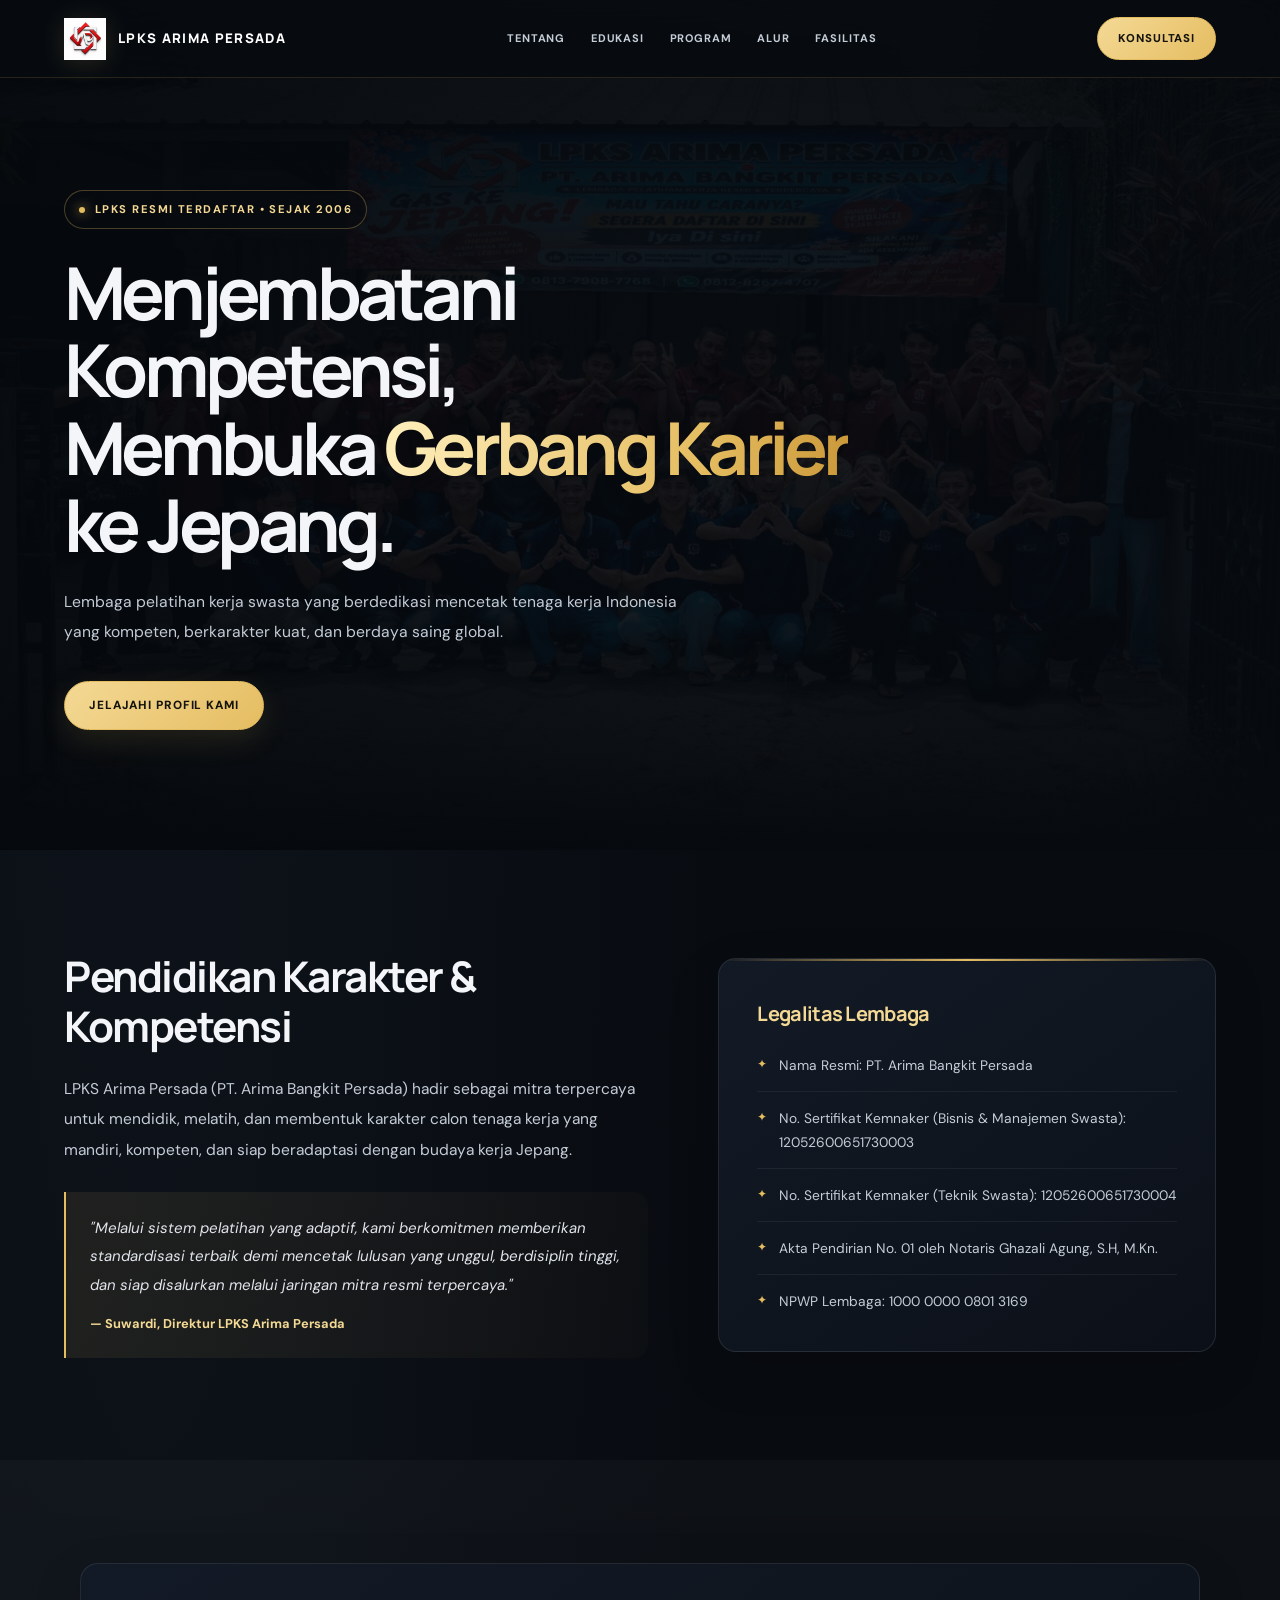
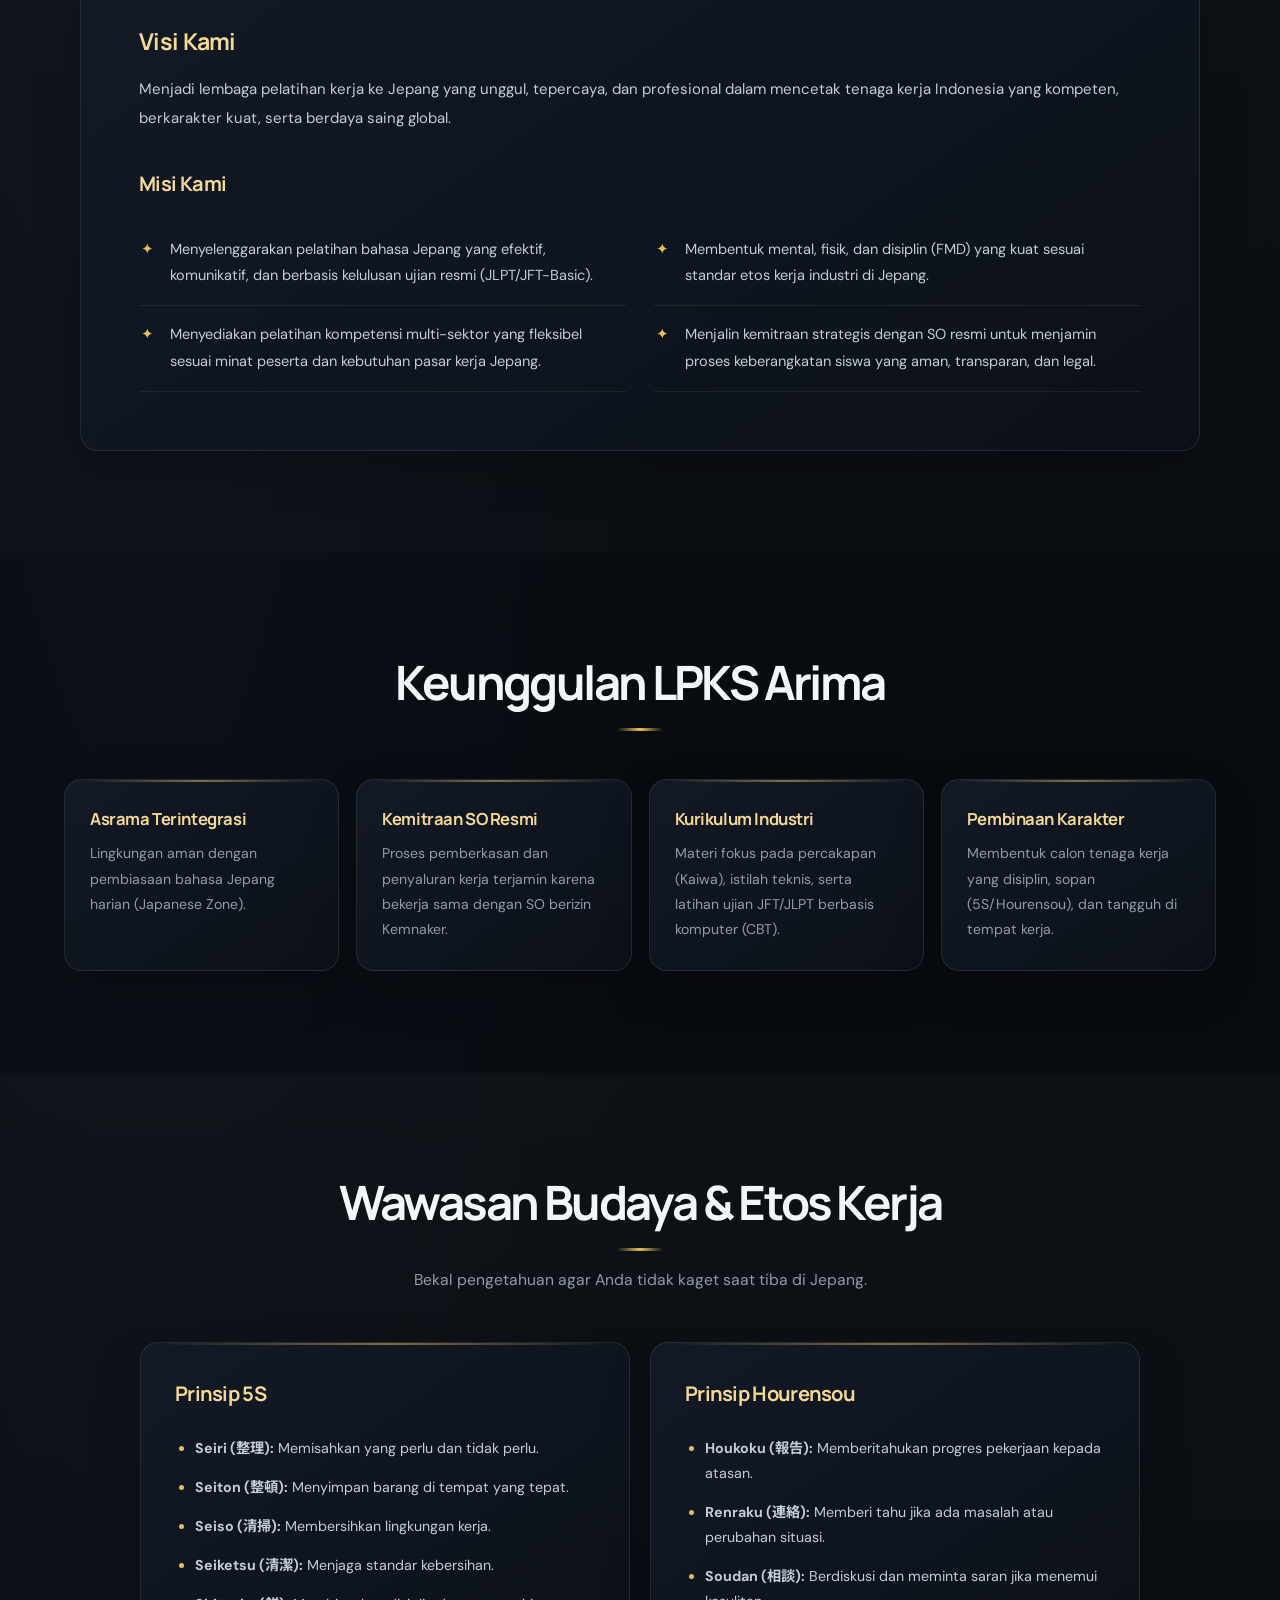
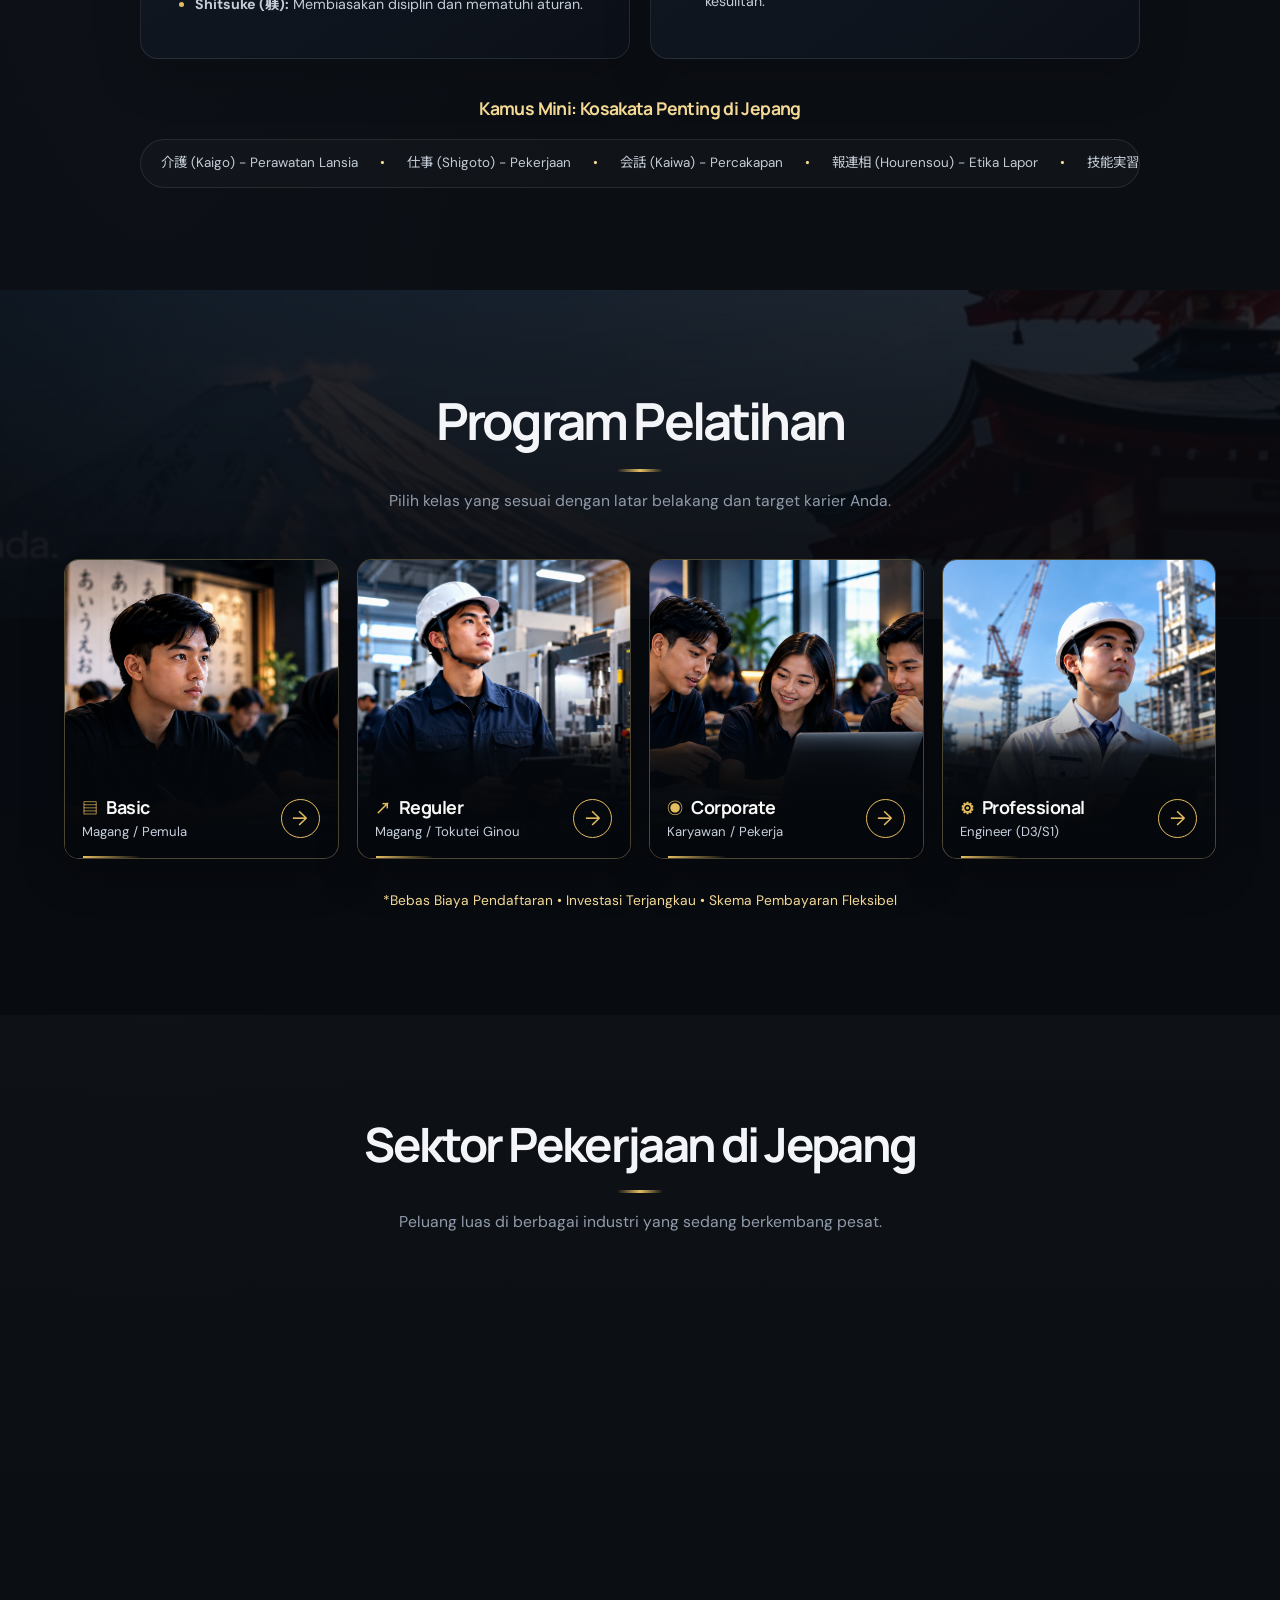
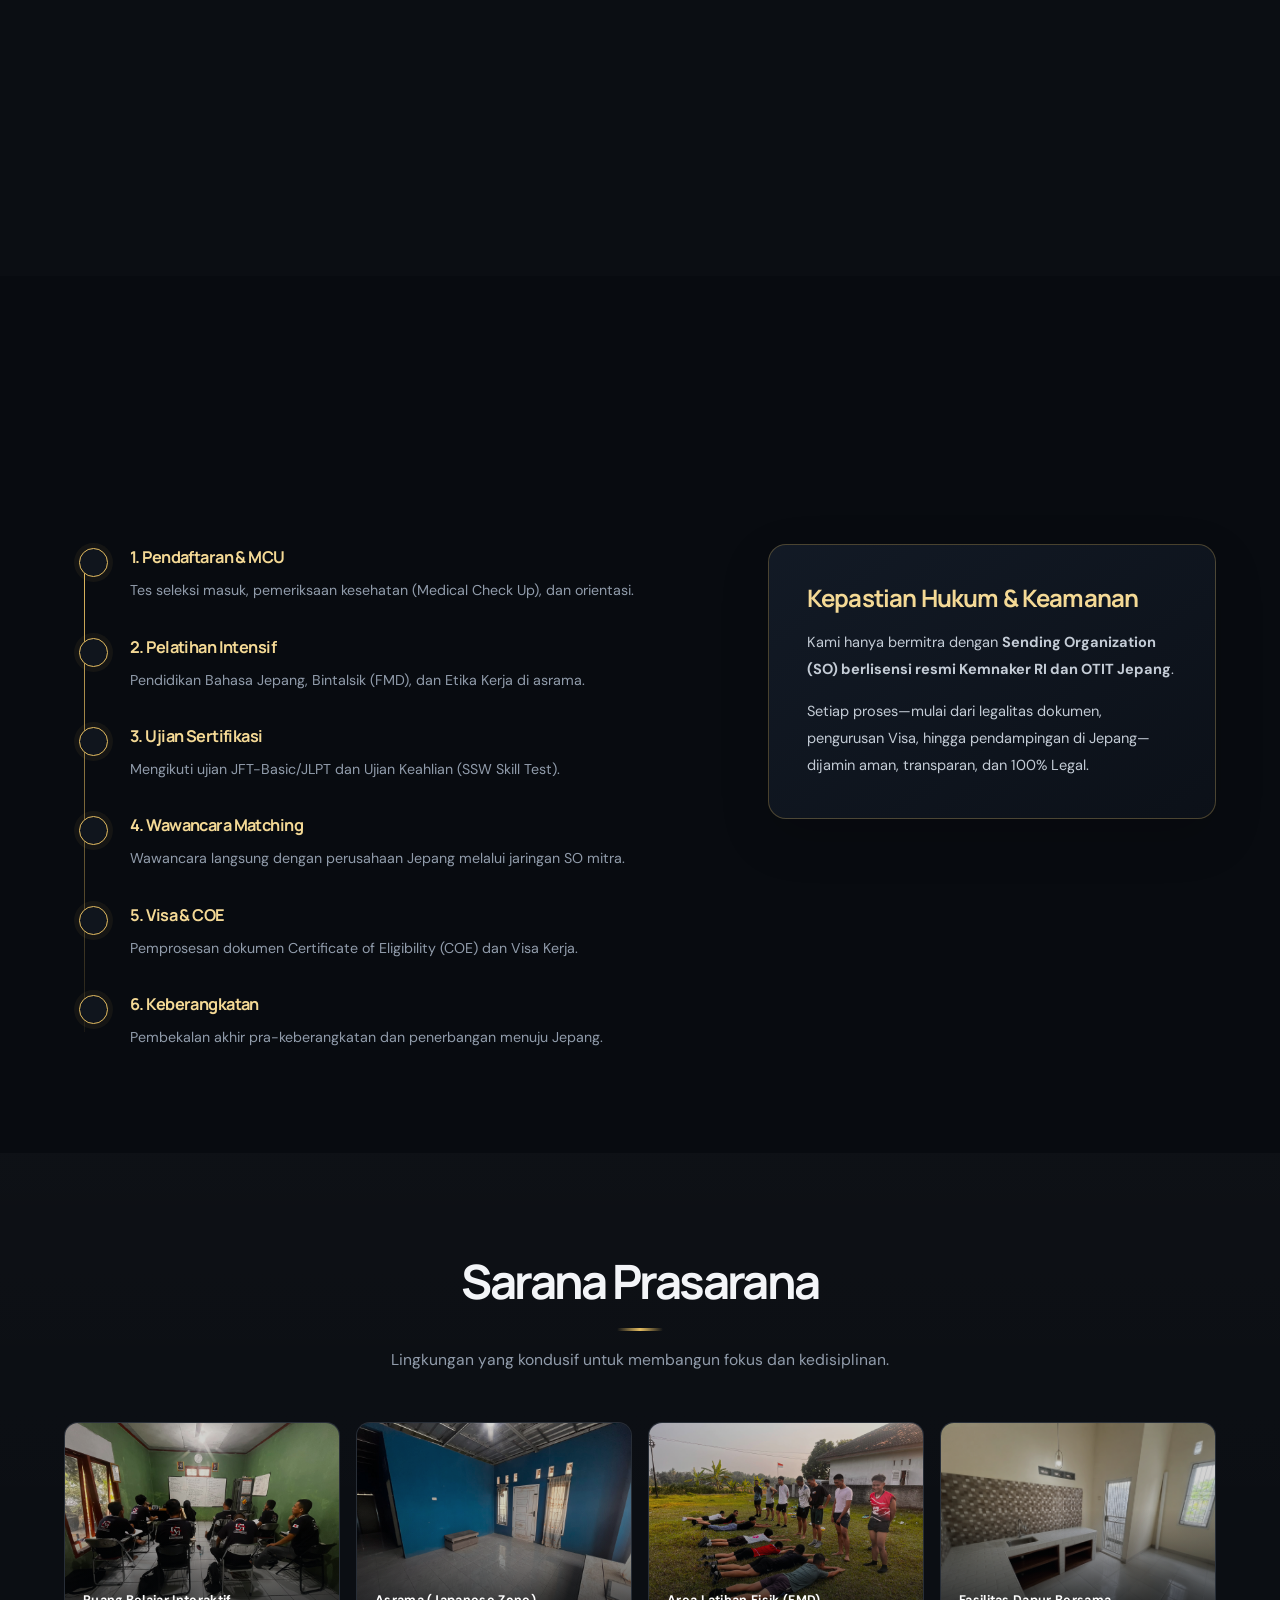
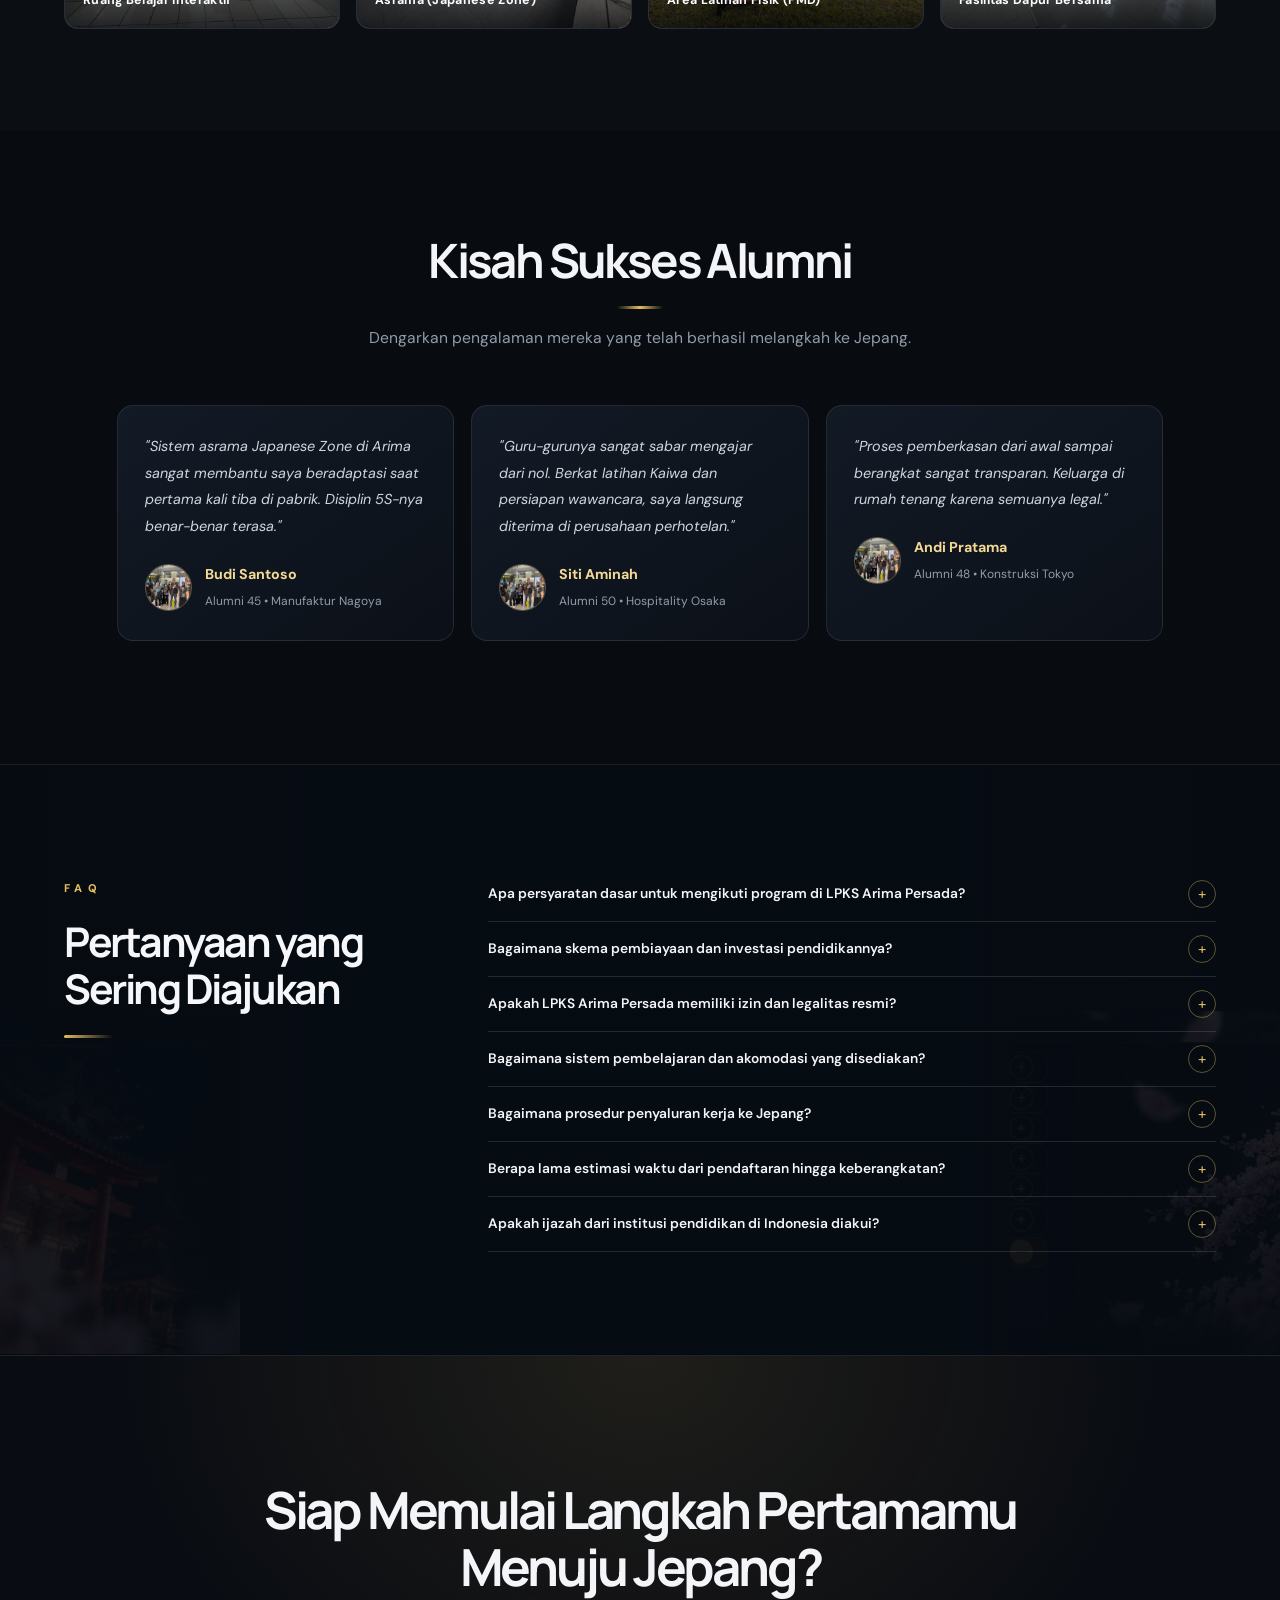
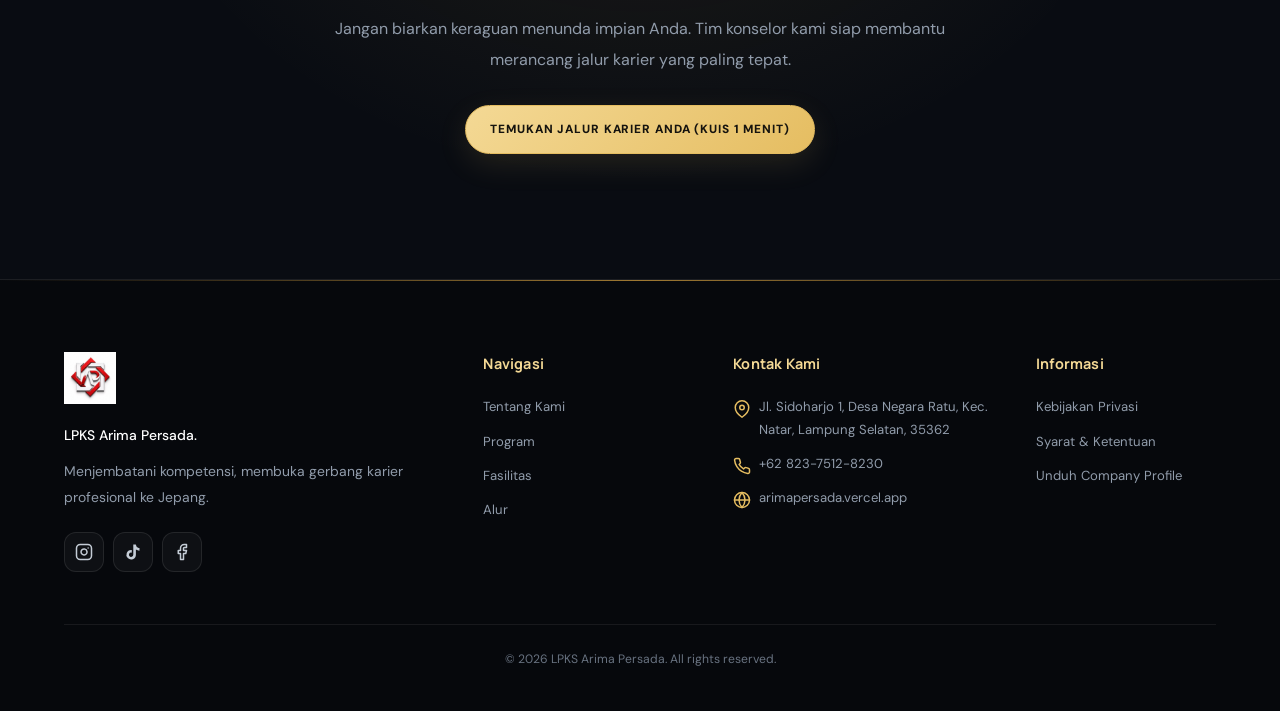
<file: index.html>
<!DOCTYPE html>
<html lang="id">
<head>
    <meta charset="UTF-8">
    <meta name="viewport" content="width=device-width, initial-scale=1.0">
    <meta name="description" content="Pusat Informasi & Edukasi LPKS Arima Persada. Menjembatani Kompetensi, Membuka Gerbang Karier ke Jepang.">
    <title>LPKS Arima Persada — Pusat Informasi & Edukasi</title>
    <link rel="stylesheet" href="css/style.css">
</head>
<body>

    <!-- NAVBAR -->
    <nav>
        <a href="index.html" class="nav-brand">
            <img src="assets/logo.png" alt="Arima Logo">
            <span class="nav-brand-text">LPKS Arima Persada</span>
        </a>
        <div class="nav-links">
            <a href="#tentang">Tentang</a>
            <a href="#edukasi">Edukasi</a>
            <a href="program.html">Program</a>
            <a href="#alur">Alur</a>
            <a href="#fasilitas">Fasilitas</a>
        </div>
        <a href="https://arima-lp.vercel.app/chatbox.html" class="nav-cta">Konsultasi</a>
    </nav>

    <!-- HERO SECTION -->
    <header class="hero">
        <div class="hero-bg" style="background-image: url('assets/foto-bersama-siswa-arima.jpeg');"></div>
        <div class="hero-content reveal">
            <span class="hero-tagline">LPKS Resmi Terdaftar • Sejak 2006</span>
            <h1>Menjembatani Kompetensi, <br>Membuka <span>Gerbang Karier</span> ke Jepang.</h1>
            <p>Lembaga pelatihan kerja swasta yang berdedikasi mencetak tenaga kerja Indonesia yang kompeten, berkarakter kuat, dan berdaya saing global.</p>
            <a href="#tentang" class="btn-primary">Jelajahi Profil Kami</a>
        </div>
    </header>

    <!-- TENTANG KAMI & LEGALITAS -->
    <section id="tentang">
        <div class="about-grid reveal">
            <div class="about-text">
                <h2>Pendidikan Karakter & Kompetensi</h2>
                <p>LPKS Arima Persada (PT. Arima Bangkit Persada) hadir sebagai mitra terpercaya untuk mendidik, melatih, dan membentuk karakter calon tenaga kerja yang mandiri, kompeten, dan siap beradaptasi dengan budaya kerja Jepang.</p>
                <div class="director-quote">
                    "Melalui sistem pelatihan yang adaptif, kami berkomitmen memberikan standardisasi terbaik demi mencetak lulusan yang unggul, berdisiplin tinggi, dan siap disalurkan melalui jaringan mitra resmi terpercaya."
                    <span class="director-name">— Suwardi, Direktur LPKS Arima Persada</span>
                </div>
            </div>
            <div class="legal-card">
                <h3>Legalitas Lembaga</h3>
                <ul class="legal-list">
                    <li>Nama Resmi: PT. Arima Bangkit Persada</li>
                    <li>No. Sertifikat Kemnaker (Bisnis & Manajemen Swasta): 12052600651730003</li>
                    <li>No. Sertifikat Kemnaker (Teknik Swasta): 12052600651730004</li>
                    <li>Akta Pendirian No. 01 oleh Notaris Ghazali Agung, S.H, M.Kn.</li>
                    <li>NPWP Lembaga: 1000 0000 0801 3169</li>
                </ul>
            </div>
        </div>
    </section>

    <!-- VISI & MISI -->
    <section class="visi-misi-section">
        <div class="visi-box reveal">
            <h3>Visi Kami</h3>
            <p>Menjadi lembaga pelatihan kerja ke Jepang yang unggul, tepercaya, dan profesional dalam mencetak tenaga kerja Indonesia yang kompeten, berkarakter kuat, serta berdaya saing global.</p>
            <h3 style="font-size: 1.5rem; margin-bottom: 20px; text-align: left;">Misi Kami</h3>
            <div class="misi-list">
                <div class="misi-item">Menyelenggarakan pelatihan bahasa Jepang yang efektif, komunikatif, dan berbasis kelulusan ujian resmi (JLPT/JFT-Basic).</div>
                <div class="misi-item">Membentuk mental, fisik, dan disiplin (FMD) yang kuat sesuai standar etos kerja industri di Jepang.</div>
                <div class="misi-item">Menyediakan pelatihan kompetensi multi-sektor yang fleksibel sesuai minat peserta dan kebutuhan pasar kerja Jepang.</div>
                <div class="misi-item">Menjalin kemitraan strategis dengan SO resmi untuk menjamin proses keberangkatan siswa yang aman, transparan, dan legal.</div>
            </div>
        </div>
    </section>

    <!-- KEUNGGULAN -->
    <section>
        <div class="section-header reveal">
            <h2>Keunggulan LPKS Arima</h2>
        </div>
        <div class="feature-grid reveal">
            <div class="feature-card">
                <h4>Asrama Terintegrasi</h4>
                <p>Lingkungan aman dengan pembiasaan bahasa Jepang harian (Japanese Zone).</p>
            </div>
            <div class="feature-card">
                <h4>Kemitraan SO Resmi</h4>
                <p>Proses pemberkasan dan penyaluran kerja terjamin karena bekerja sama dengan SO berizin Kemnaker.</p>
            </div>
            <div class="feature-card">
                <h4>Kurikulum Industri</h4>
                <p>Materi fokus pada percakapan (Kaiwa), istilah teknis, serta latihan ujian JFT/JLPT berbasis komputer (CBT).</p>
            </div>
            <div class="feature-card">
                <h4>Pembinaan Karakter</h4>
                <p>Membentuk calon tenaga kerja yang disiplin, sopan (5S/Hourensou), dan tangguh di tempat kerja.</p>
            </div>
        </div>
    </section>

    <!-- EDUKASI BUDAYA & KAMUS MINI -->
    <section id="edukasi" class="visi-misi-section">
        <div class="section-header reveal">
            <h2>Wawasan Budaya & Etos Kerja</h2>
            <p>Bekal pengetahuan agar Anda tidak kaget saat tiba di Jepang.</p>
        </div>
        <div class="edu-grid reveal">
            <div class="edu-box">
                <h3>Prinsip 5S</h3>
                <ul class="edu-list">
                    <li><strong>Seiri (整理):</strong> Memisahkan yang perlu dan tidak perlu.</li>
                    <li><strong>Seiton (整頓):</strong> Menyimpan barang di tempat yang tepat.</li>
                    <li><strong>Seiso (清掃):</strong> Membersihkan lingkungan kerja.</li>
                    <li><strong>Seiketsu (清潔):</strong> Menjaga standar kebersihan.</li>
                    <li><strong>Shitsuke (躾):</strong> Membiasakan disiplin dan mematuhi aturan.</li>
                </ul>
            </div>
            <div class="edu-box">
                <h3>Prinsip Hourensou</h3>
                <ul class="edu-list">
                    <li><strong>Houkoku (報告):</strong> Memberitahukan progres pekerjaan kepada atasan.</li>
                    <li><strong>Renraku (連絡):</strong> Memberi tahu jika ada masalah atau perubahan situasi.</li>
                    <li><strong>Soudan (相談):</strong> Berdiskusi dan meminta saran jika menemui kesulitan.</li>
                </ul>
            </div>
        </div>
        
        <!-- Kamus Mini (Marquee) -->
        <div class="reveal">
            <h4 class="kamus-title">Kamus Mini: Kosakata Penting di Jepang</h4>
            <div class="marquee-container">
                <div class="marquee-content">
                    <span class="marquee-item">介護 (Kaigo) - Perawatan Lansia</span>
                    <span class="marquee-item">•</span>
                    <span class="marquee-item">仕事 (Shigoto) - Pekerjaan</span>
                    <span class="marquee-item">•</span>
                    <span class="marquee-item">会話 (Kaiwa) - Percakapan</span>
                    <span class="marquee-item">•</span>
                    <span class="marquee-item">報連相 (Hourensou) - Etika Lapor</span>
                    <span class="marquee-item">•</span>
                    <span class="marquee-item">技能実習 (Ginou Jisshusei) - Magang</span>
                    <span class="marquee-item">•</span>
                    <span class="marquee-item">特定技能 (Tokutei Ginou) - SSW</span>
                    <span class="marquee-item">•</span>
                    <span class="marquee-item">成功 (Seikou) - Sukses</span>
                    <span class="marquee-item">•</span>
                    <!-- Duplikasi untuk looping -->
                    <span class="marquee-item">介護 (Kaigo) - Perawatan Lansia</span>
                    <span class="marquee-item">•</span>
                    <span class="marquee-item">仕事 (Shigoto) - Pekerjaan</span>
                    <span class="marquee-item">•</span>
                    <span class="marquee-item">会話 (Kaiwa) - Percakapan</span>
                    <span class="marquee-item">•</span>
                    <span class="marquee-item">報連相 (Hourensou) - Etika Lapor</span>
                </div>
            </div>
        </div>
    </section>

    <!-- PROGRAM PREVIEW (Mengarah ke program.html) -->
    <section id="program">
        <div class="section-header reveal">
            <h2>Program Pelatihan</h2>
            <p>Pilih kelas yang sesuai dengan latar belakang dan target karier Anda.</p>
        </div>
        <div class="program-preview-grid reveal">
            <a href="program.html#basic" class="program-preview-card">
                <div class="program-preview-media"><img src="assets/program-basic.jpg" alt="Ilustrasi kelas bahasa Jepang untuk pemula" loading="lazy"></div>
                <div class="program-preview-copy">
                    <h3>Basic</h3>
                    <p>Magang / Pemula</p>
                    <span class="arrow" aria-hidden="true">→</span>
                </div>
            </a>
            <a href="program.html#reguler" class="program-preview-card">
                <div class="program-preview-media"><img src="assets/program-reguler.jpg" alt="Ilustrasi pelatihan kerja dan keterampilan industri" loading="lazy"></div>
                <div class="program-preview-copy">
                    <h3>Reguler</h3>
                    <p>Magang / Tokutei Ginou</p>
                    <span class="arrow" aria-hidden="true">→</span>
                </div>
            </a>
            <a href="program.html#corporate" class="program-preview-card">
                <div class="program-preview-media"><img src="assets/program-corporate.jpg" alt="Ilustrasi pembelajaran untuk karyawan dan pekerja" loading="lazy"></div>
                <div class="program-preview-copy">
                    <h3>Corporate</h3>
                    <p>Karyawan / Pekerja</p>
                    <span class="arrow" aria-hidden="true">→</span>
                </div>
            </a>
            <a href="program.html#professional" class="program-preview-card">
                <div class="program-preview-media"><img src="assets/program-professional.jpg" alt="Ilustrasi profesional bidang teknik" loading="lazy"></div>
                <div class="program-preview-copy">
                    <h3>Professional</h3>
                    <p>Engineer (D3/S1)</p>
                    <span class="arrow" aria-hidden="true">→</span>
                </div>
            </a>
        </div>
        <div style="text-align: center; margin-top: 40px; font-size: 0.9rem; color: var(--gold);" class="reveal">
            *Bebas Biaya Pendaftaran • Investasi Terjangkau • Skema Pembayaran Fleksibel
        </div>
    </section>

    <!-- SEKTOR PEKERJAAN -->
    <section class="visi-misi-section">
        <div class="section-header reveal">
            <h2>Sektor Pekerjaan di Jepang</h2>
            <p>Peluang luas di berbagai industri yang sedang berkembang pesat.</p>
        </div>
        <div class="sector-grid reveal">
            <div class="sector-item">
                <div class="sector-icon">🧑‍🦳</div>
                <h4>Perawatan Lansia</h4>
                <p>Merawat lansia dengan pendampingan harian. Sangat dicari karena populasi menua.</p>
            </div>
            <div class="sector-item">
                <div class="sector-icon">🏭</div>
                <h4>Manufaktur</h4>
                <p>Bekerja di lini produksi otomotif atau elektronik dengan standar presisi tinggi.</p>
            </div>
            <div class="sector-item">
                <div class="sector-icon">🍽️</div>
                <h4>Pengolahan Makanan</h4>
                <p>Produksi makanan kemasan dan restoran dengan standar kebersihan ketat (HACCP).</p>
            </div>
            <div class="sector-item">
                <div class="sector-icon">🏗️</div>
                <h4>Konstruksi</h4>
                <p>Pembangunan infrastruktur dengan standar keselamatan dan kedisiplinan yang ketat.</p>
            </div>
            <div class="sector-item">
                <div class="sector-icon">🚜</div>
                <h4>Pertanian</h4>
                <p>Budidaya tanaman dan peternakan modern menggunakan teknologi canggih.</p>
            </div>
            <div class="sector-item">
                <div class="sector-icon">👨‍💻</div>
                <h4>IT & Engineering</h4>
                <p>Pengembangan perangkat lunak dan desain teknik untuk lulusan D3/S1.</p>
            </div>
            <div class="sector-item">
                <div class="sector-icon">🏨</div>
                <h4>Perhotelan</h4>
                <p>Layanan front office, housekeeping, dan restoran dengan omotenashi (keramahan Jepang).</p>
            </div>
            <div class="sector-item">
                <div class="sector-icon">🚗</div>
                <h4>Otomotif</h4>
                <p>Perakitan dan perawatan kendaraan di pabrik-pabrik terkemuka Jepang.</p>
            </div>
        </div>
    </section>

    <!-- ALUR & KEMITRAAN -->
    <section id="alur">
        <div class="section-header reveal">
            <h2>Alur & Penyaluran</h2>
            <p>Proses yang sistematis dan legal dari awal hingga Anda tiba di Jepang.</p>
        </div>
        <div class="alur-grid reveal">
            <div class="timeline">
                <div class="timeline-item">
                    <h4>1. Pendaftaran & MCU</h4>
                    <p>Tes seleksi masuk, pemeriksaan kesehatan (Medical Check Up), dan orientasi.</p>
                </div>
                <div class="timeline-item">
                    <h4>2. Pelatihan Intensif</h4>
                    <p>Pendidikan Bahasa Jepang, Bintalsik (FMD), dan Etika Kerja di asrama.</p>
                </div>
                <div class="timeline-item">
                    <h4>3. Ujian Sertifikasi</h4>
                    <p>Mengikuti ujian JFT-Basic/JLPT dan Ujian Keahlian (SSW Skill Test).</p>
                </div>
                <div class="timeline-item">
                    <h4>4. Wawancara Matching</h4>
                    <p>Wawancara langsung dengan perusahaan Jepang melalui jaringan SO mitra.</p>
                </div>
                <div class="timeline-item">
                    <h4>5. Visa & COE</h4>
                    <p>Pemprosesan dokumen Certificate of Eligibility (COE) dan Visa Kerja.</p>
                </div>
                <div class="timeline-item">
                    <h4>6. Keberangkatan</h4>
                    <p>Pembekalan akhir pra-keberangkatan dan penerbangan menuju Jepang.</p>
                </div>
            </div>
            <div class="partnership-box">
                <h3>Kepastian Hukum & Keamanan</h3>
                <p>Kami hanya bermitra dengan <strong>Sending Organization (SO) berlisensi resmi Kemnaker RI dan OTIT Jepang</strong>.</p>
                <p>Setiap proses—mulai dari legalitas dokumen, pengurusan Visa, hingga pendampingan di Jepang—dijamin aman, transparan, dan 100% Legal.</p>
            </div>
        </div>
    </section>

    <!-- SARANA PRASARANA -->
    <section id="fasilitas" class="visi-misi-section">
        <div class="section-header reveal">
            <h2>Sarana Prasarana</h2>
            <p>Lingkungan yang kondusif untuk membangun fokus dan kedisiplinan.</p>
        </div>
        <div class="gallery-grid reveal">
            <div class="gallery-item">
                <img src="assets/Kegiatan-belajar-2.jpeg" alt="Ruang Belajar" onerror="this.src='https://via.placeholder.com/400x300/181818/d4af37?text=Ruang+Belajar'">
                <div class="gallery-overlay">Ruang Belajar Interaktif</div>
            </div>
            <div class="gallery-item">
                <img src="assets/foto-asrama.jpeg" alt="Asrama" onerror="this.src='https://via.placeholder.com/400x300/181818/d4af37?text=Asrama'">
                <div class="gallery-overlay">Asrama (Japanese Zone)</div>
            </div>
            <div class="gallery-item">
                <img src="assets/Foto-latihan-fisik-2.jpeg" alt="Latihan Fisik" onerror="this.src='https://via.placeholder.com/400x300/181818/d4af37?text=Latihan+Fisik'">
                <div class="gallery-overlay">Area Latihan Fisik (FMD)</div>
            </div>
            <div class="gallery-item">
                <img src="assets/foto-dapur-asrama-2.jpeg" alt="Dapur" onerror="this.src='https://via.placeholder.com/400x300/181818/d4af37?text=Dapur+Asrama'">
                <div class="gallery-overlay">Fasilitas Dapur Bersama</div>
            </div>
        </div>
    </section>

    <!-- STUDI KASUS ALUMNI (SLIDER) -->
    <section>
        <div class="section-header reveal">
            <h2>Kisah Sukses Alumni</h2>
            <p>Dengarkan pengalaman mereka yang telah berhasil melangkah ke Jepang.</p>
        </div>
        <div class="alumni-slider reveal">
            <div class="alumni-card">
                <p>"Sistem asrama Japanese Zone di Arima sangat membantu saya beradaptasi saat pertama kali tiba di pabrik. Disiplin 5S-nya benar-benar terasa."</p>
                <div class="alumni-profile">
                    <img src="assets/Testimoni-keberangkatan-siswa.jpeg" alt="Budi" onerror="this.src='https://via.placeholder.com/50/d4af37/000?text=B'">
                    <div>
                        <h5>Budi Santoso</h5>
                        <span>Alumni 45 • Manufaktur Nagoya</span>
                    </div>
                </div>
            </div>
            <div class="alumni-card">
                <p>"Guru-gurunya sangat sabar mengajar dari nol. Berkat latihan Kaiwa dan persiapan wawancara, saya langsung diterima di perusahaan perhotelan."</p>
                <div class="alumni-profile">
                    <img src="assets/Testimoni-keberangkatan-siswa.jpeg" alt="Siti" onerror="this.src='https://via.placeholder.com/50/d4af37/000?text=S'">
                    <div>
                        <h5>Siti Aminah</h5>
                        <span>Alumni 50 • Hospitality Osaka</span>
                    </div>
                </div>
            </div>
            <div class="alumni-card">
                <p>"Proses pemberkasan dari awal sampai berangkat sangat transparan. Keluarga di rumah tenang karena semuanya legal."</p>
                <div class="alumni-profile">
                    <img src="assets/Testimoni-keberangkatan-siswa.jpeg" alt="Andi" onerror="this.src='https://via.placeholder.com/50/d4af37/000?text=A'">
                    <div>
                        <h5>Andi Pratama</h5>
                        <span>Alumni 48 • Konstruksi Tokyo</span>
                    </div>
                </div>
            </div>
        </div>
    </section>

    <!-- FAQ (PERTANYAAN & JAWABAN) -->
    <section class="visi-misi-section faq-section">
        <div class="faq-layout">
            <div class="faq-intro reveal">
                <span class="faq-eyebrow">FAQ</span>
                <h2>Pertanyaan yang Sering Diajukan</h2>
                <span class="faq-heading-rule" aria-hidden="true"></span>
            </div>
            <div class="faq-container reveal">
            <div class="faq-item">
                <div class="faq-question">Apa persyaratan dasar untuk mengikuti program di LPKS Arima Persada? <span>+</span></div>
                <div class="faq-answer">Persyaratan utama meliputi usia minimal 15 tahun, sehat jasmani dan rohani (lolos Medical Check-Up), serta memiliki kemauan kuat untuk belajar dan berdisiplin tinggi. Termasuk siswa/peserta yang masih sekolah diarahkan ke pembelajaran dalam persiapan bahasa.</div>
            </div>
            <div class="faq-item">
                <div class="faq-question">Bagaimana skema pembiayaan dan investasi pendidikannya? <span>+</span></div>
                <div class="faq-answer">Kami menawarkan skema pembiayaan yang transparan, terjangkau, dan dapat dicicil. Rincian biaya spesifik akan dikonsultasikan secara personal oleh tim admin kami sesuai dengan program yang Anda pilih.</div>
            </div>
            <div class="faq-item">
                <div class="faq-question">Apakah LPKS Arima Persada memiliki izin dan legalitas resmi? <span>+</span></div>
                <div class="faq-answer">Ya. Kami beroperasi di bawah naungan PT Arima Bangkit Persada dengan Nomor Induk Berusaha (NIB) serta Sertifikat Standar Pelatihan Kerja dari Kemnaker RI yang sah.</div>
            </div>
            <div class="faq-item">
                <div class="faq-question">Bagaimana sistem pembelajaran dan akomodasi yang disediakan? <span>+</span></div>
                <div class="faq-answer">Kami menerapkan sistem asrama terintegrasi (Japanese Zone) untuk membiasakan bahasa Jepang dalam kehidupan sehari-hari, didukung oleh instruktur berpengalaman dan kurikulum berbasis CBT.</div>
            </div>
            <div class="faq-item">
                <div class="faq-question">Bagaimana prosedur penyaluran kerja ke Jepang? <span>+</span></div>
                <div class="faq-answer">Penyaluran dilakukan 100% secara legal melalui kemitraan dengan Sending Organization (SO) berlisensi Kemnaker RI dan OTIT Jepang, memastikan keamanan dokumen (COE/Visa) hingga penempatan.</div>
            </div>
            <div class="faq-item">
                <div class="faq-question">Berapa lama estimasi waktu dari pendaftaran hingga keberangkatan? <span>+</span></div>
                <div class="faq-answer">Estimasi waktu bervariasi antara 6 hingga 12 bulan, bergantung pada kecepatan penguasaan bahasa Jepang, jadwal ujian sertifikasi (JFT/JLPT), dan proses wawancara (matching) dengan perusahaan Jepang.</div>
            </div>
            <div class="faq-item">
                <div class="faq-question">Apakah ijazah dari institusi pendidikan di Indonesia diakui? <span>+</span></div>
                <div class="faq-answer">Ijazah sangat dihargai dan merupakan syarat administrasi mutlak untuk pengurusan Visa Kerja (terutama ijazah D3/S1 untuk program Engineer).</div>
            </div>
        </div>
        </div>
    </section>

    <!-- BOTTOM CTA -->
    <section class="bottom-cta reveal">
        <h2>Siap Memulai Langkah Pertamamu Menuju Jepang?</h2>
        <p>Jangan biarkan keraguan menunda impian Anda. Tim konselor kami siap membantu merancang jalur karier yang paling tepat.</p>
        <a href="https://arima-lp.vercel.app/chatbox.html" class="btn-primary">Temukan Jalur Karier Anda (Kuis 1 Menit)</a>
    </section>

    <!-- FOOTER PREMIUM (DIPERBARUI) -->
    <footer>
        <div class="footer-grid">
            <div class="footer-brand">
                <img src="assets/logo.png" alt="Arima Logo" onerror="this.style.display='none'">
                <!-- Deskripsi Opsi B -->
                <p style="font-weight: 500; color: #fff; margin-bottom: 10px;">LPKS Arima Persada.</p>
                <p>Menjembatani kompetensi, membuka gerbang karier profesional ke Jepang.</p>
                
                <!-- Ikon Sosial Media SVG -->
                <div class="social-icons">
                    <a href="#" title="Instagram">
                        <svg width="18" height="18" viewBox="0 0 24 24" fill="none" stroke="currentColor" stroke-width="2" stroke-linecap="round" stroke-linejoin="round"><rect x="2" y="2" width="20" height="20" rx="5" ry="5"></rect><path d="M16 11.37A4 4 0 1 1 12.63 8 4 4 0 0 1 16 11.37z"></path><line x1="17.5" y1="6.5" x2="17.51" y2="6.5"></line></svg>
                    </a>
                    <a href="#" title="TikTok">
                        <svg width="18" height="18" viewBox="0 0 24 24" fill="currentColor"><path d="M19.59 6.69a4.83 4.83 0 0 1-3.77-4.25V2h-3.45v13.67a2.89 2.89 0 0 1-5.2 1.74 2.89 2.89 0 0 1 2.31-4.64 2.93 2.93 0 0 1 .88.13V9.4a6.84 6.84 0 0 0-1-.05A6.33 6.33 0 0 0 5 20.1a6.34 6.34 0 0 0 10.86-4.43v-7a8.16 8.16 0 0 0 4.77 1.52v-3.4a4.85 4.85 0 0 1-1-.1z"/></svg>
                    </a>
                    <a href="#" title="Facebook">
                        <svg width="18" height="18" viewBox="0 0 24 24" fill="none" stroke="currentColor" stroke-width="2" stroke-linecap="round" stroke-linejoin="round"><path d="M18 2h-3a5 5 0 0 0-5 5v3H7v4h3v8h4v-8h3l1-4h-4V7a1 1 0 0 1 1-1h3z"></path></svg>
                    </a>
                </div>
            </div>
            
            <div class="footer-links">
                <h4>Navigasi</h4>
                <ul>
                    <li><a href="index.html#tentang">Tentang Kami</a></li>
                    <li><a href="program.html">Program</a></li>
                    <li><a href="index.html#fasilitas">Fasilitas</a></li>
                    <li><a href="index.html#alur">Alur</a></li>
                </ul>
            </div>
            
            <div class="footer-links">
                <h4>Kontak Kami</h4>
                <ul>
                    <!-- Ikon Map Pin -->
                    <li>
                        <svg width="18" height="18" viewBox="0 0 24 24" fill="none" stroke="var(--gold)" stroke-width="2" stroke-linecap="round" stroke-linejoin="round" style="flex-shrink: 0; margin-top: 4px;"><path d="M21 10c0 7-9 13-9 13s-9-6-9-13a9 9 0 0 1 18 0z"></path><circle cx="12" cy="10" r="3"></circle></svg>
                        Jl. Sidoharjo 1, Desa Negara Ratu, Kec. Natar, Lampung Selatan, 35362
                    </li>
                    <!-- Ikon Phone -->
                    <li>
                        <svg width="18" height="18" viewBox="0 0 24 24" fill="none" stroke="var(--gold)" stroke-width="2" stroke-linecap="round" stroke-linejoin="round" style="flex-shrink: 0; margin-top: 4px;"><path d="M22 16.92v3a2 2 0 0 1-2.18 2 19.79 19.79 0 0 1-8.63-3.07 19.5 19.5 0 0 1-6-6 19.79 19.79 0 0 1-3.07-8.67A2 2 0 0 1 4.11 2h3a2 2 0 0 1 2 1.72 12.84 12.84 0 0 0 .7 2.81 2 2 0 0 1-.45 2.11L8.09 9.91a16 16 0 0 0 6 6l1.27-1.27a2 2 0 0 1 2.11-.45 12.84 12.84 0 0 0 2.81.7A2 2 0 0 1 22 16.92z"></path></svg>
                        +62 823-7512-8230
                    </li>
                    <!-- Ikon Globe -->
                    <li>
                        <svg width="18" height="18" viewBox="0 0 24 24" fill="none" stroke="var(--gold)" stroke-width="2" stroke-linecap="round" stroke-linejoin="round" style="flex-shrink: 0; margin-top: 4px;"><circle cx="12" cy="12" r="10"></circle><line x1="2" y1="12" x2="22" y2="12"></line><path d="M12 2a15.3 15.3 0 0 1 4 10 15.3 15.3 0 0 1-4 10 15.3 15.3 0 0 1-4-10 15.3 15.3 0 0 1 4-10z"></path></svg>
                        arimapersada.vercel.app
                    </li>
                </ul>
            </div>
            
            <div class="footer-links">
                <h4>Informasi</h4>
                <ul>
                    <li><a href="kebijakan-privasi.html">Kebijakan Privasi</a></li>
                    <li><a href="syarat-ketentuan.html">Syarat & Ketentuan</a></li>
                    <li><a href="Company Profile LPKS Arima Persada.pdf" target="_blank">Unduh Company Profile</a></li>
                </ul>
            </div>
        </div>
        <div class="footer-bottom">
            <p>&copy; 2026 LPKS Arima Persada. All rights reserved.</p>
        </div>
    </footer>

    <script src="js/script.js"></script>
</body>
</html>
</file>
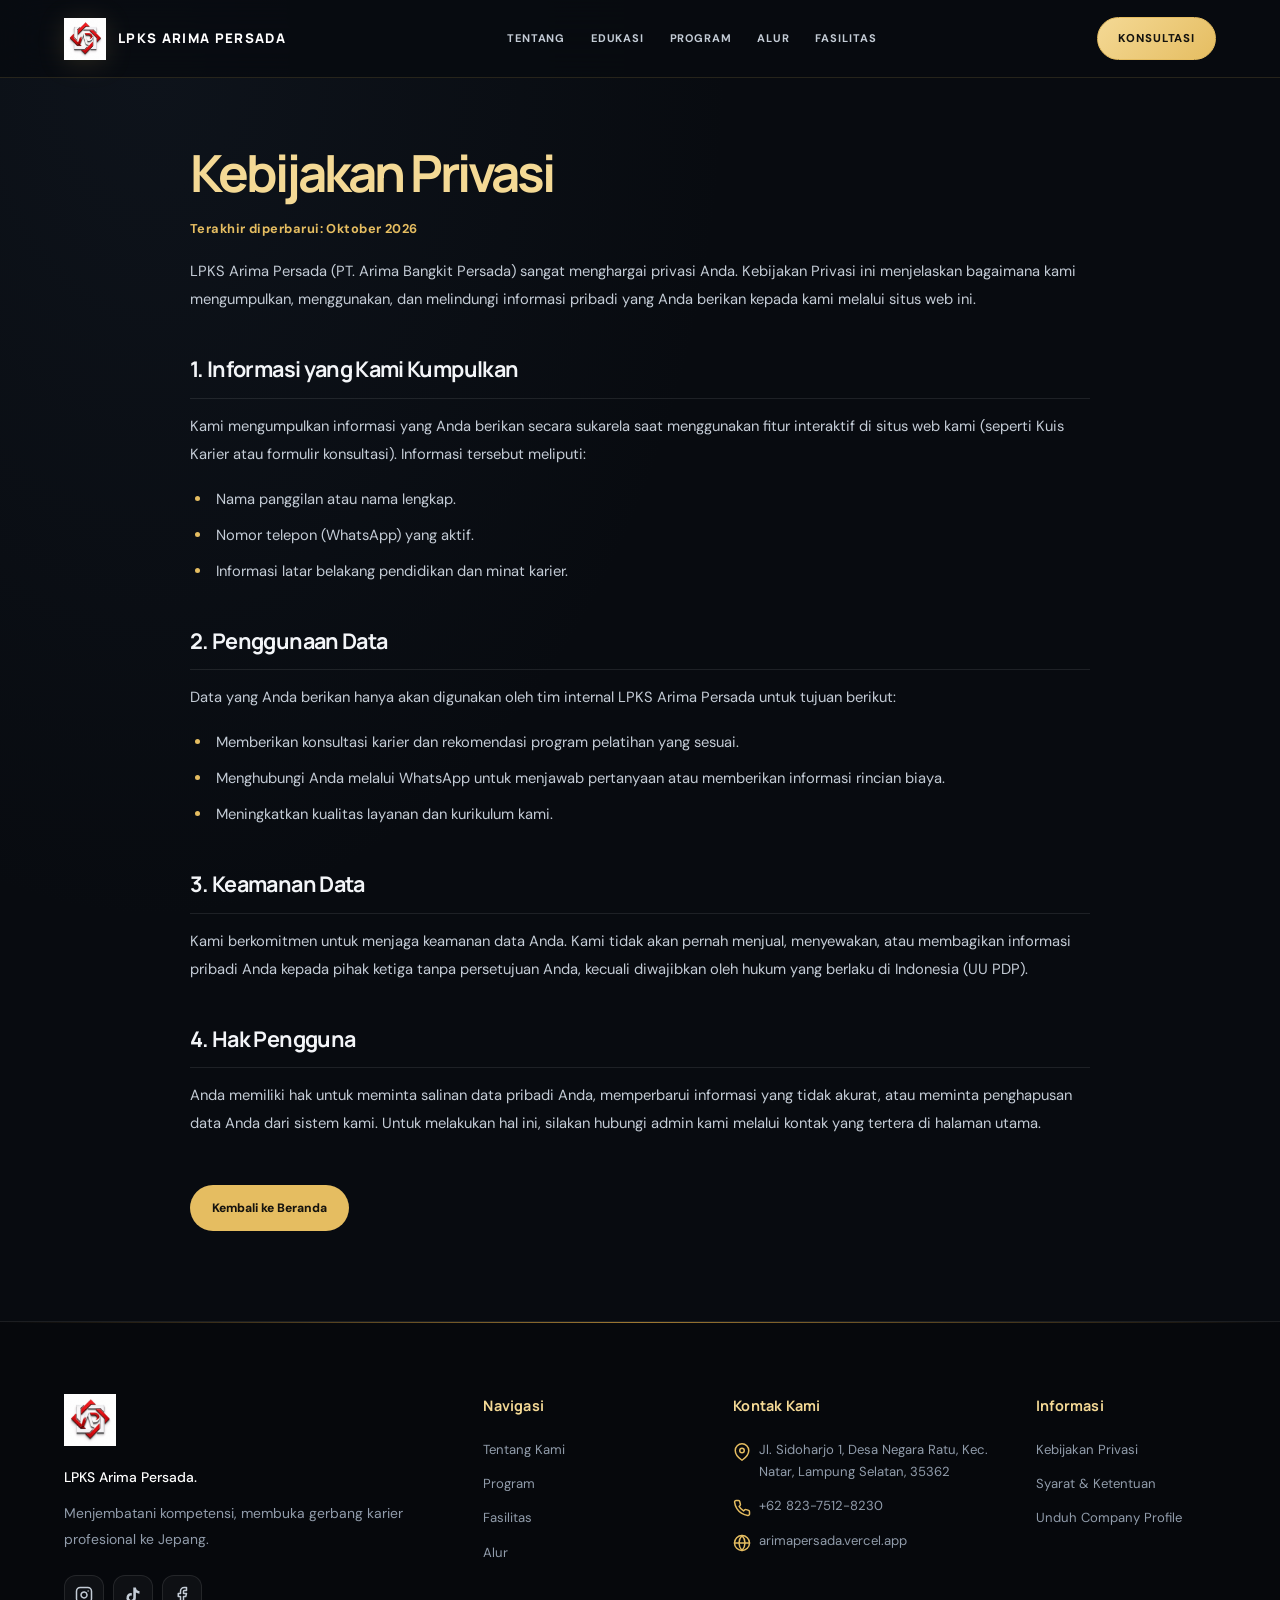
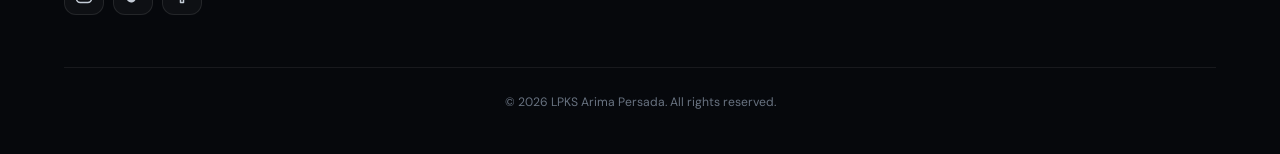
<file: kebijakan-privasi.html>
<!DOCTYPE html>
<html lang="id">
<head>
    <meta charset="UTF-8">
    <meta name="viewport" content="width=device-width, initial-scale=1.0">
    <title>Kebijakan Privasi — LPKS Arima Persada</title>
    <link rel="stylesheet" href="css/style.css">
</head>
<body>

    <!-- NAVBAR -->
    <nav>
        <a href="index.html" class="nav-brand">
            <img src="assets/logo.png" alt="Arima Logo">
            <span class="nav-brand-text">LPKS Arima Persada</span>
        </a>
        <div class="nav-links">
            <a href="index.html#tentang">Tentang</a>
            <a href="index.html#edukasi">Edukasi</a>
            <a href="program.html">Program</a>
            <a href="index.html#alur">Alur</a>
            <a href="index.html#fasilitas">Fasilitas</a>
        </div>
        <a href="https://arima-lp.vercel.app/chatbox.html" class="nav-cta">Konsultasi</a>
    </nav>

    <!-- KONTEN KEBIJAKAN PRIVASI -->
    <div class="legal-page">
        <h1>Kebijakan Privasi</h1>
        <p>Terakhir diperbarui: Oktober 2026</p>
        
        <p>LPKS Arima Persada (PT. Arima Bangkit Persada) sangat menghargai privasi Anda. Kebijakan Privasi ini menjelaskan bagaimana kami mengumpulkan, menggunakan, dan melindungi informasi pribadi yang Anda berikan kepada kami melalui situs web ini.</p>

        <h2>1. Informasi yang Kami Kumpulkan</h2>
        <p>Kami mengumpulkan informasi yang Anda berikan secara sukarela saat menggunakan fitur interaktif di situs web kami (seperti Kuis Karier atau formulir konsultasi). Informasi tersebut meliputi:</p>
        <ul>
            <li>Nama panggilan atau nama lengkap.</li>
            <li>Nomor telepon (WhatsApp) yang aktif.</li>
            <li>Informasi latar belakang pendidikan dan minat karier.</li>
        </ul>

        <h2>2. Penggunaan Data</h2>
        <p>Data yang Anda berikan hanya akan digunakan oleh tim internal LPKS Arima Persada untuk tujuan berikut:</p>
        <ul>
            <li>Memberikan konsultasi karier dan rekomendasi program pelatihan yang sesuai.</li>
            <li>Menghubungi Anda melalui WhatsApp untuk menjawab pertanyaan atau memberikan informasi rincian biaya.</li>
            <li>Meningkatkan kualitas layanan dan kurikulum kami.</li>
        </ul>

        <h2>3. Keamanan Data</h2>
        <p>Kami berkomitmen untuk menjaga keamanan data Anda. Kami tidak akan pernah menjual, menyewakan, atau membagikan informasi pribadi Anda kepada pihak ketiga tanpa persetujuan Anda, kecuali diwajibkan oleh hukum yang berlaku di Indonesia (UU PDP).</p>

        <h2>4. Hak Pengguna</h2>
        <p>Anda memiliki hak untuk meminta salinan data pribadi Anda, memperbarui informasi yang tidak akurat, atau meminta penghapusan data Anda dari sistem kami. Untuk melakukan hal ini, silakan hubungi admin kami melalui kontak yang tertera di halaman utama.</p>

        <a href="index.html" class="back-btn">Kembali ke Beranda</a>
    </div>

    <!-- FOOTER PREMIUM -->
    <footer>
        <div class="footer-grid">
            <div class="footer-brand">
                <img src="assets/logo.png" alt="Arima Logo" onerror="this.style.display='none'">
                <p style="font-weight: 500; color: #fff; margin-bottom: 10px;">LPKS Arima Persada.</p>
                <p>Menjembatani kompetensi, membuka gerbang karier profesional ke Jepang.</p>
                <div class="social-icons">
                    <a href="#" title="Instagram"><svg width="18" height="18" viewBox="0 0 24 24" fill="none" stroke="currentColor" stroke-width="2" stroke-linecap="round" stroke-linejoin="round"><rect x="2" y="2" width="20" height="20" rx="5" ry="5"></rect><path d="M16 11.37A4 4 0 1 1 12.63 8 4 4 0 0 1 16 11.37z"></path><line x1="17.5" y1="6.5" x2="17.51" y2="6.5"></line></svg></a>
                    <a href="#" title="TikTok"><svg width="18" height="18" viewBox="0 0 24 24" fill="currentColor"><path d="M19.59 6.69a4.83 4.83 0 0 1-3.77-4.25V2h-3.45v13.67a2.89 2.89 0 0 1-5.2 1.74 2.89 2.89 0 0 1 2.31-4.64 2.93 2.93 0 0 1 .88.13V9.4a6.84 6.84 0 0 0-1-.05A6.33 6.33 0 0 0 5 20.1a6.34 6.34 0 0 0 10.86-4.43v-7a8.16 8.16 0 0 0 4.77 1.52v-3.4a4.85 4.85 0 0 1-1-.1z"/></svg></a>
                    <a href="#" title="Facebook"><svg width="18" height="18" viewBox="0 0 24 24" fill="none" stroke="currentColor" stroke-width="2" stroke-linecap="round" stroke-linejoin="round"><path d="M18 2h-3a5 5 0 0 0-5 5v3H7v4h3v8h4v-8h3l1-4h-4V7a1 1 0 0 1 1-1h3z"></path></svg></a>
                </div>
            </div>
            <div class="footer-links">
                <h4>Navigasi</h4>
                <ul>
                    <li><a href="index.html#tentang">Tentang Kami</a></li>
                    <li><a href="program.html">Program</a></li>
                    <li><a href="index.html#fasilitas">Fasilitas</a></li>
                    <li><a href="index.html#alur">Alur</a></li>
                </ul>
            </div>
            <div class="footer-links">
                <h4>Kontak Kami</h4>
                <ul>
                    <li><svg width="18" height="18" viewBox="0 0 24 24" fill="none" stroke="var(--gold)" stroke-width="2" stroke-linecap="round" stroke-linejoin="round" style="flex-shrink: 0; margin-top: 4px;"><path d="M21 10c0 7-9 13-9 13s-9-6-9-13a9 9 0 0 1 18 0z"></path><circle cx="12" cy="10" r="3"></circle></svg> Jl. Sidoharjo 1, Desa Negara Ratu, Kec. Natar, Lampung Selatan, 35362</li>
                    <li><svg width="18" height="18" viewBox="0 0 24 24" fill="none" stroke="var(--gold)" stroke-width="2" stroke-linecap="round" stroke-linejoin="round" style="flex-shrink: 0; margin-top: 4px;"><path d="M22 16.92v3a2 2 0 0 1-2.18 2 19.79 19.79 0 0 1-8.63-3.07 19.5 19.5 0 0 1-6-6 19.79 19.79 0 0 1-3.07-8.67A2 2 0 0 1 4.11 2h3a2 2 0 0 1 2 1.72 12.84 12.84 0 0 0 .7 2.81 2 2 0 0 1-.45 2.11L8.09 9.91a16 16 0 0 0 6 6l1.27-1.27a2 2 0 0 1 2.11-.45 12.84 12.84 0 0 0 2.81.7A2 2 0 0 1 22 16.92z"></path></svg> +62 823-7512-8230</li>
                    <li><svg width="18" height="18" viewBox="0 0 24 24" fill="none" stroke="var(--gold)" stroke-width="2" stroke-linecap="round" stroke-linejoin="round" style="flex-shrink: 0; margin-top: 4px;"><circle cx="12" cy="12" r="10"></circle><line x1="2" y1="12" x2="22" y2="12"></line><path d="M12 2a15.3 15.3 0 0 1 4 10 15.3 15.3 0 0 1-4 10 15.3 15.3 0 0 1-4-10 15.3 15.3 0 0 1 4-10z"></path></svg> arimapersada.vercel.app</li>
                </ul>
            </div>
            <div class="footer-links">
                <h4>Informasi</h4>
                <ul>
                    <li><a href="kebijakan-privasi.html">Kebijakan Privasi</a></li>
                    <li><a href="syarat-ketentuan.html">Syarat & Ketentuan</a></li>
                    <li><a href="Company Profile LPKS Arima Persada.pdf" target="_blank">Unduh Company Profile</a></li>
                </ul>
            </div>
        </div>
        <div class="footer-bottom">
            <p>&copy; 2026 LPKS Arima Persada. All rights reserved.</p>
        </div>
    </footer>

    <script src="js/script.js"></script>
</body>
</html>
</file>
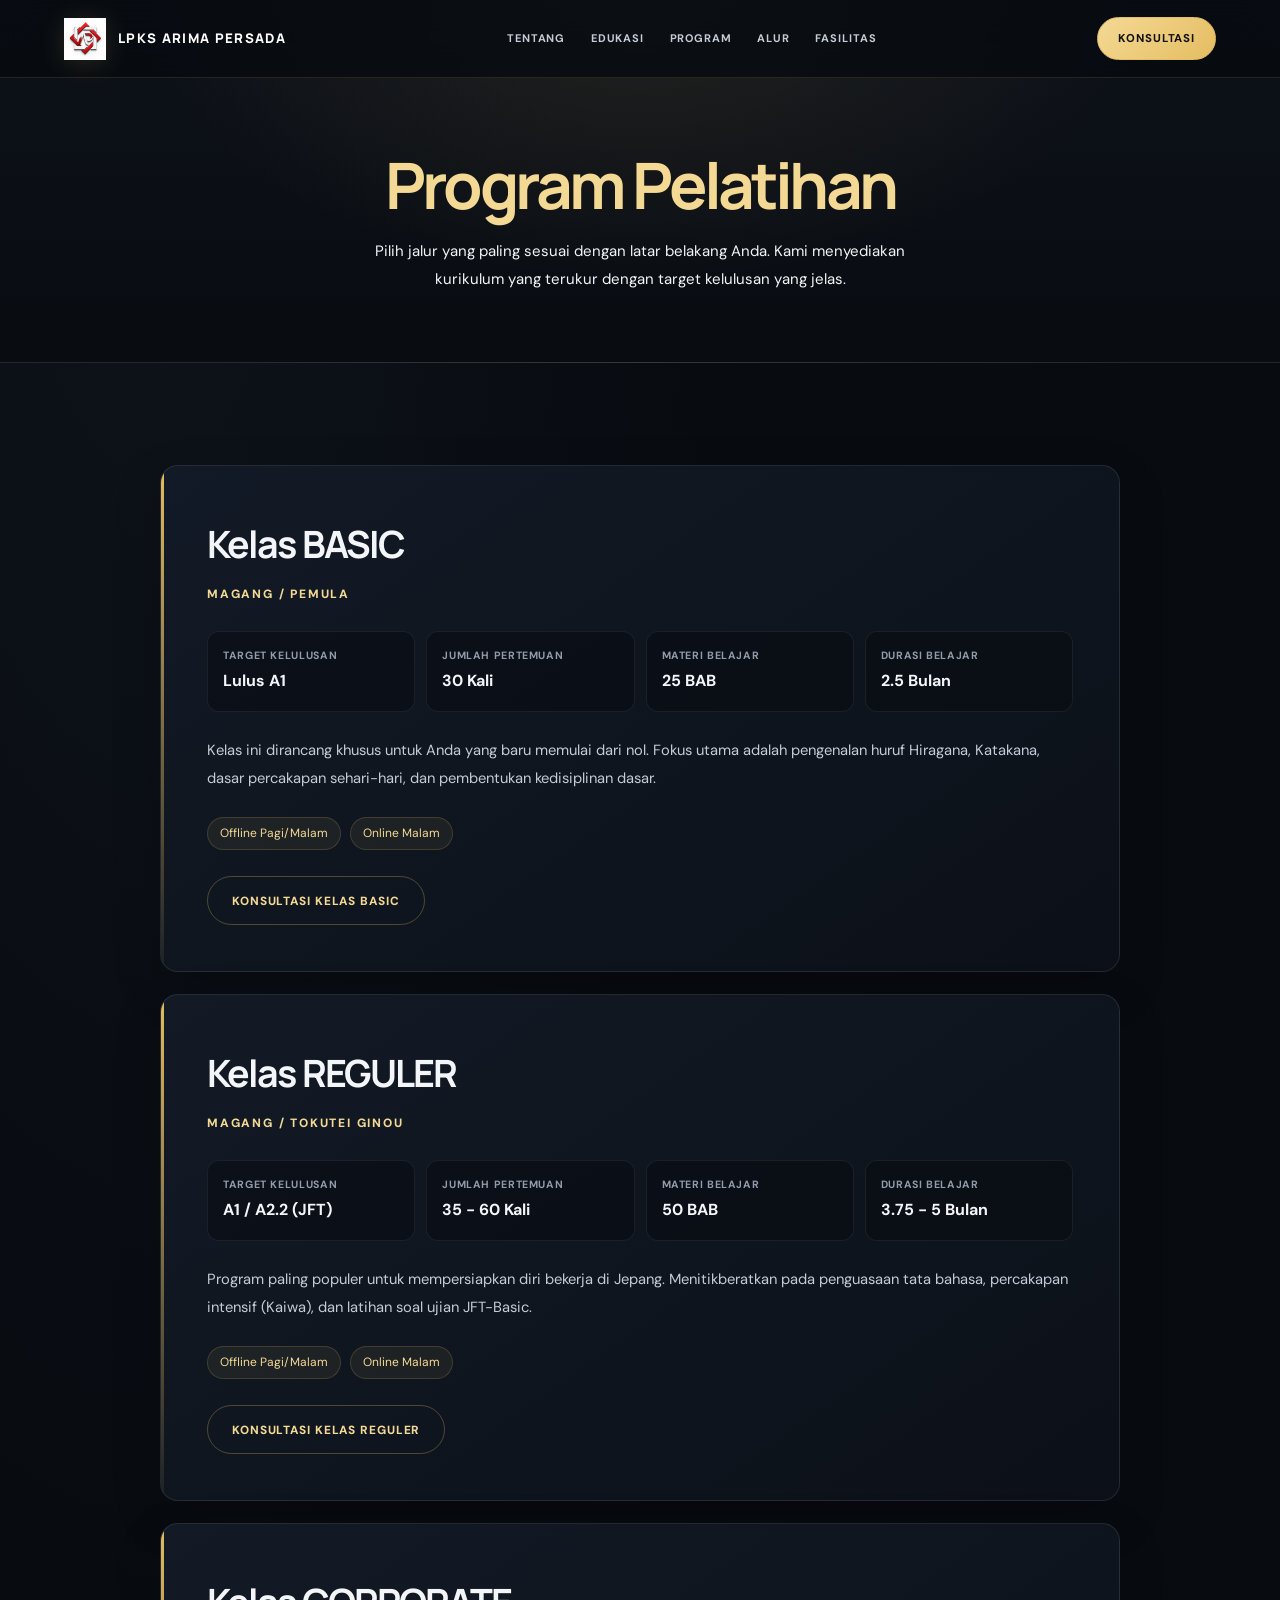
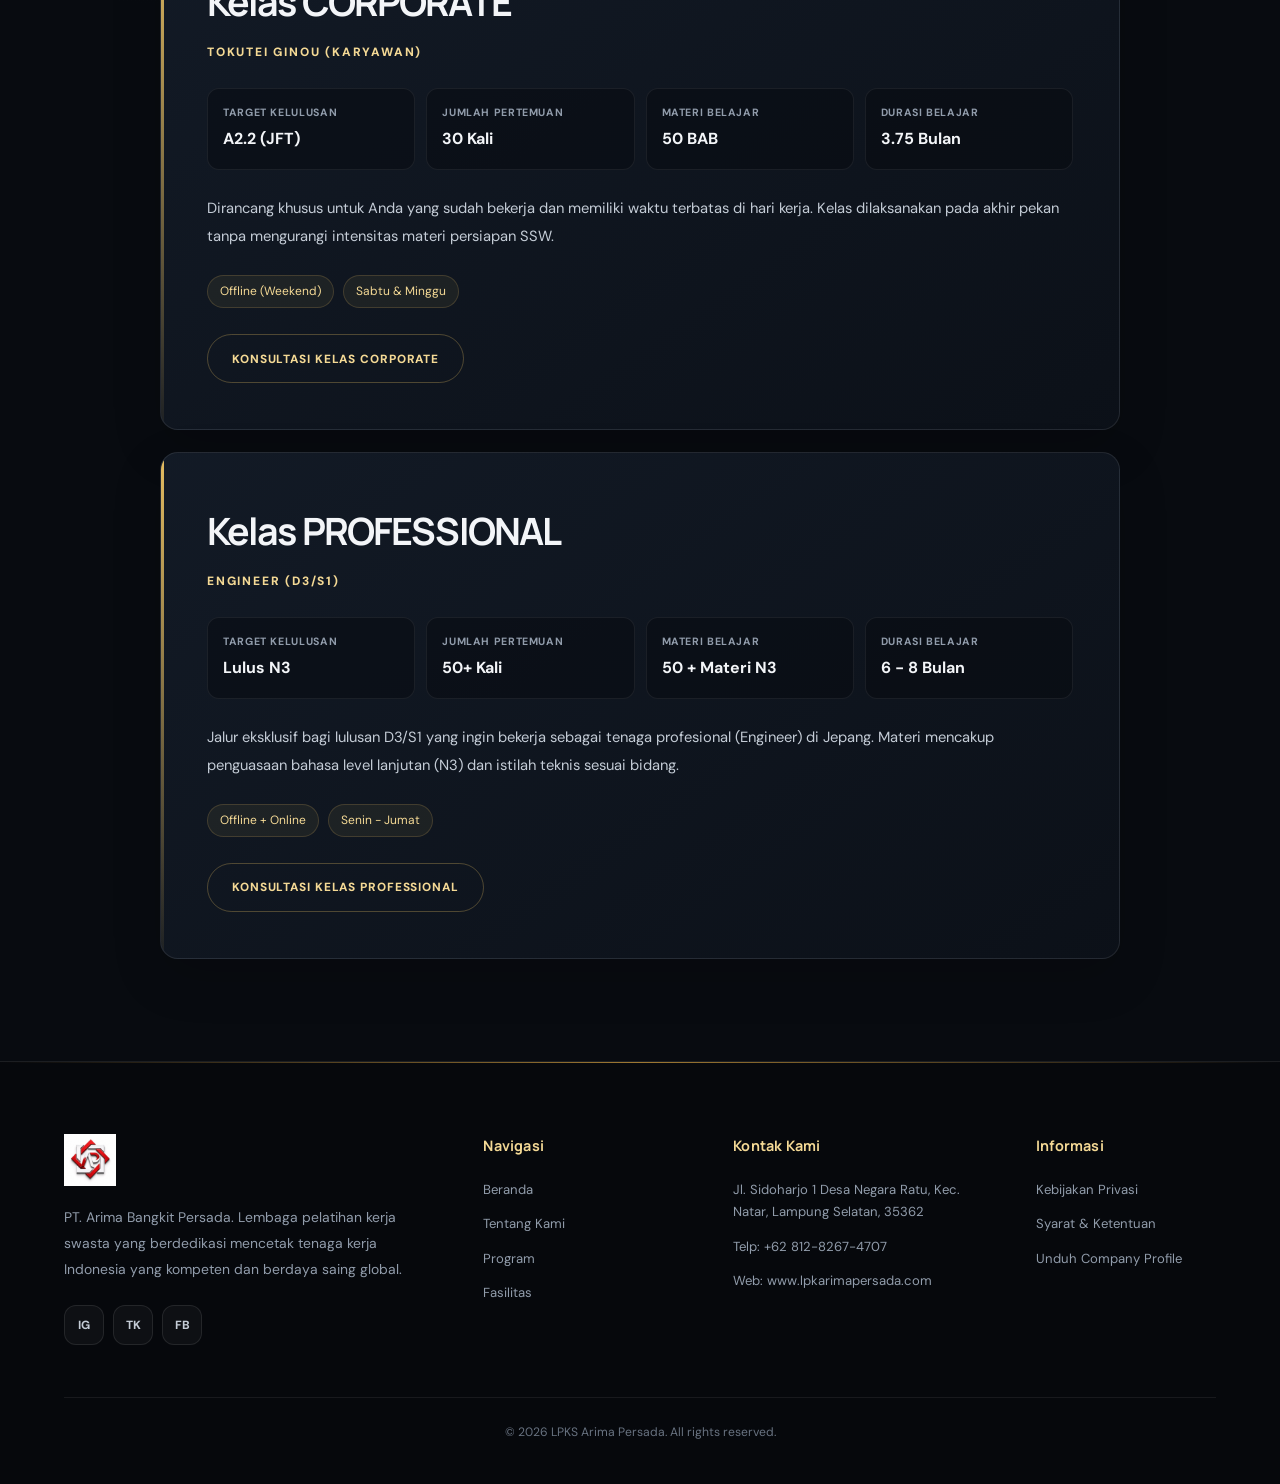
<file: program.html>
<!DOCTYPE html>
<html lang="id">
<head>
    <meta charset="UTF-8">
    <meta name="viewport" content="width=device-width, initial-scale=1.0">
    <meta name="description" content="Detail Program Pelatihan LPKS Arima Persada.">
    <title>Program Pelatihan — LPKS Arima Persada</title>
    <link rel="stylesheet" href="css/style.css">
</head>
<body>

    <!-- NAVBAR -->
    <nav>
        <a href="index.html" class="nav-brand">
            <img src="assets/logo.png" alt="Arima Logo">
            <span class="nav-brand-text">LPKS Arima Persada</span>
        </a>
        <div class="nav-links">
            <a href="index.html#tentang">Tentang</a>
            <a href="index.html#edukasi">Edukasi</a>
            <a href="program.html">Program</a>
            <a href="index.html#alur">Alur</a>
            <a href="index.html#fasilitas">Fasilitas</a>
        </div>
        <a href="https://arima-lp.vercel.app/chatbox.html" class="nav-cta">Konsultasi</a>
    </nav>

    <!-- PAGE HEADER -->
    <header class="page-header">
        <h1>Program Pelatihan</h1>
        <p style="color: var(--text-muted); max-width: 600px; margin: 0 auto;">Pilih jalur yang paling sesuai dengan latar belakang Anda. Kami menyediakan kurikulum yang terukur dengan target kelulusan yang jelas.</p>
    </header>

    <!-- DETAIL PROGRAM -->
    <section>
        <div class="detail-program-grid">
            
            <!-- Kelas Basic -->
            <div id="basic" class="detail-card reveal">
                <h2>Kelas BASIC</h2>
                <span class="subtitle">Magang / Pemula</span>
                <div class="detail-info-grid">
                    <div class="detail-info-item"><span>Target Kelulusan</span><strong>Lulus A1</strong></div>
                    <div class="detail-info-item"><span>Jumlah Pertemuan</span><strong>30 Kali</strong></div>
                    <div class="detail-info-item"><span>Materi Belajar</span><strong>25 BAB</strong></div>
                    <div class="detail-info-item"><span>Durasi Belajar</span><strong>2.5 Bulan</strong></div>
                </div>
                <p class="detail-desc">Kelas ini dirancang khusus untuk Anda yang baru memulai dari nol. Fokus utama adalah pengenalan huruf Hiragana, Katakana, dasar percakapan sehari-hari, dan pembentukan kedisiplinan dasar.</p>
                <div class="detail-tags">
                    <span class="detail-tag">Offline Pagi/Malam</span>
                    <span class="detail-tag">Online Malam</span>
                </div>
                <a href="https://arima-lp.vercel.app/chatbox.html" class="btn-outline">Konsultasi Kelas Basic</a>
            </div>

            <!-- Kelas Reguler -->
            <div id="reguler" class="detail-card reveal">
                <h2>Kelas REGULER</h2>
                <span class="subtitle">Magang / Tokutei Ginou</span>
                <div class="detail-info-grid">
                    <div class="detail-info-item"><span>Target Kelulusan</span><strong>A1 / A2.2 (JFT)</strong></div>
                    <div class="detail-info-item"><span>Jumlah Pertemuan</span><strong>35 - 60 Kali</strong></div>
                    <div class="detail-info-item"><span>Materi Belajar</span><strong>50 BAB</strong></div>
                    <div class="detail-info-item"><span>Durasi Belajar</span><strong>3.75 - 5 Bulan</strong></div>
                </div>
                <p class="detail-desc">Program paling populer untuk mempersiapkan diri bekerja di Jepang. Menitikberatkan pada penguasaan tata bahasa, percakapan intensif (Kaiwa), dan latihan soal ujian JFT-Basic.</p>
                <div class="detail-tags">
                    <span class="detail-tag">Offline Pagi/Malam</span>
                    <span class="detail-tag">Online Malam</span>
                </div>
                <a href="https://arima-lp.vercel.app/chatbox.html" class="btn-outline">Konsultasi Kelas Reguler</a>
            </div>

            <!-- Kelas Corporate -->
            <div id="corporate" class="detail-card reveal">
                <h2>Kelas CORPORATE</h2>
                <span class="subtitle">Tokutei Ginou (Karyawan)</span>
                <div class="detail-info-grid">
                    <div class="detail-info-item"><span>Target Kelulusan</span><strong>A2.2 (JFT)</strong></div>
                    <div class="detail-info-item"><span>Jumlah Pertemuan</span><strong>30 Kali</strong></div>
                    <div class="detail-info-item"><span>Materi Belajar</span><strong>50 BAB</strong></div>
                    <div class="detail-info-item"><span>Durasi Belajar</span><strong>3.75 Bulan</strong></div>
                </div>
                <p class="detail-desc">Dirancang khusus untuk Anda yang sudah bekerja dan memiliki waktu terbatas di hari kerja. Kelas dilaksanakan pada akhir pekan tanpa mengurangi intensitas materi persiapan SSW.</p>
                <div class="detail-tags">
                    <span class="detail-tag">Offline (Weekend)</span>
                    <span class="detail-tag">Sabtu & Minggu</span>
                </div>
                <a href="https://arima-lp.vercel.app/chatbox.html" class="btn-outline">Konsultasi Kelas Corporate</a>
            </div>

            <!-- Kelas Professional -->
            <div id="professional" class="detail-card reveal">
                <h2>Kelas PROFESSIONAL</h2>
                <span class="subtitle">Engineer (D3/S1)</span>
                <div class="detail-info-grid">
                    <div class="detail-info-item"><span>Target Kelulusan</span><strong>Lulus N3</strong></div>
                    <div class="detail-info-item"><span>Jumlah Pertemuan</span><strong>50+ Kali</strong></div>
                    <div class="detail-info-item"><span>Materi Belajar</span><strong>50 + Materi N3</strong></div>
                    <div class="detail-info-item"><span>Durasi Belajar</span><strong>6 - 8 Bulan</strong></div>
                </div>
                <p class="detail-desc">Jalur eksklusif bagi lulusan D3/S1 yang ingin bekerja sebagai tenaga profesional (Engineer) di Jepang. Materi mencakup penguasaan bahasa level lanjutan (N3) dan istilah teknis sesuai bidang.</p>
                <div class="detail-tags">
                    <span class="detail-tag">Offline + Online</span>
                    <span class="detail-tag">Senin - Jumat</span>
                </div>
                <a href="https://arima-lp.vercel.app/chatbox.html" class="btn-outline">Konsultasi Kelas Professional</a>
            </div>

        </div>
    </section>

    <!-- FOOTER PREMIUM -->
    <footer>
        <div class="footer-grid">
            <div class="footer-brand">
                <img src="assets/logo.png" alt="Arima Logo" onerror="this.style.display='none'">
                <p>PT. Arima Bangkit Persada. Lembaga pelatihan kerja swasta yang berdedikasi mencetak tenaga kerja Indonesia yang kompeten dan berdaya saing global.</p>
                <div class="social-icons">
                    <a href="#" title="Instagram">IG</a>
                    <a href="#" title="TikTok">TK</a>
                    <a href="#" title="Facebook">FB</a>
                </div>
            </div>
            <div class="footer-links">
                <h4>Navigasi</h4>
                <ul>
                    <li><a href="index.html">Beranda</a></li>
                    <li><a href="index.html#tentang">Tentang Kami</a></li>
                    <li><a href="program.html">Program</a></li>
                    <li><a href="index.html#fasilitas">Fasilitas</a></li>
                </ul>
            </div>
            <div class="footer-links">
                <h4>Kontak Kami</h4>
                <ul>
                    <li>Jl. Sidoharjo 1 Desa Negara Ratu, Kec. Natar, Lampung Selatan, 35362</li>
                    <li>Telp: +62 812-8267-4707</li>
                    <li>Web: www.lpkarimapersada.com</li>
                </ul>
            </div>
            <div class="footer-links">
                <h4>Informasi</h4>
                <ul>
                    <li><a href="kebijakan-privasi.html">Kebijakan Privasi</a></li>
                    <li><a href="syarat-ketentuan.html">Syarat & Ketentuan</a></li>
                    <li><a href="Company Profile LPKS Arima Persada.pdf" target="_blank">Unduh Company Profile</a></li>
                </ul>
            </div>
        </div>
        <div class="footer-bottom">
            <p>&copy; 2026 LPKS Arima Persada. All rights reserved.</p>
        </div>
    </footer>

    <script src="js/script.js"></script>
</body>
</html>
</file>
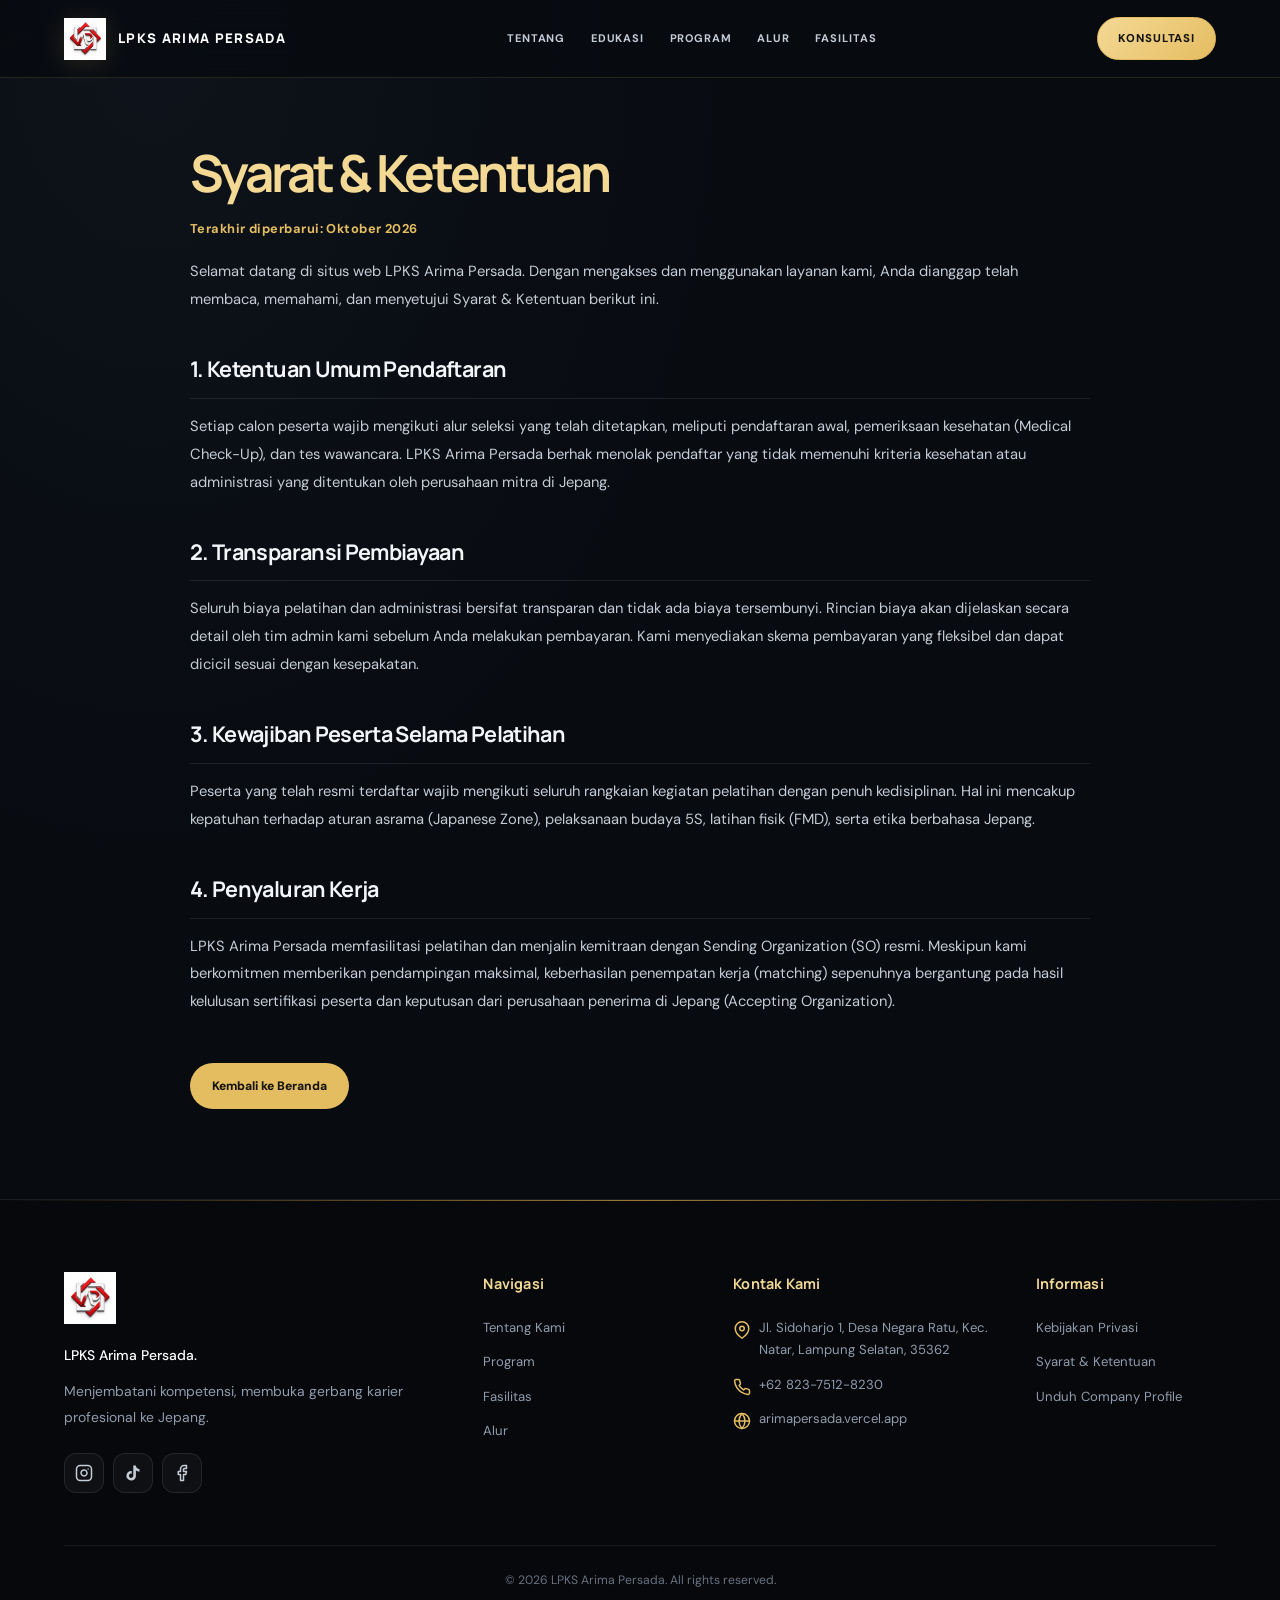
<file: syarat-ketentuan.html>
<!DOCTYPE html>
<html lang="id">
<head>
    <meta charset="UTF-8">
    <meta name="viewport" content="width=device-width, initial-scale=1.0">
    <title>Syarat & Ketentuan — LPKS Arima Persada</title>
    <link rel="stylesheet" href="css/style.css">
</head>
<body>

    <!-- NAVBAR -->
    <nav>
        <a href="index.html" class="nav-brand">
            <img src="assets/logo.png" alt="Arima Logo">
            <span class="nav-brand-text">LPKS Arima Persada</span>
        </a>
        <div class="nav-links">
            <a href="index.html#tentang">Tentang</a>
            <a href="index.html#edukasi">Edukasi</a>
            <a href="program.html">Program</a>
            <a href="index.html#alur">Alur</a>
            <a href="index.html#fasilitas">Fasilitas</a>
        </div>
        <a href="https://arima-lp.vercel.app/chatbox.html" class="nav-cta">Konsultasi</a>
    </nav>

    <!-- KONTEN SYARAT & KETENTUAN -->
    <div class="legal-page">
        <h1>Syarat & Ketentuan</h1>
        <p>Terakhir diperbarui: Oktober 2026</p>
        
        <p>Selamat datang di situs web LPKS Arima Persada. Dengan mengakses dan menggunakan layanan kami, Anda dianggap telah membaca, memahami, dan menyetujui Syarat & Ketentuan berikut ini.</p>

        <h2>1. Ketentuan Umum Pendaftaran</h2>
        <p>Setiap calon peserta wajib mengikuti alur seleksi yang telah ditetapkan, meliputi pendaftaran awal, pemeriksaan kesehatan (Medical Check-Up), dan tes wawancara. LPKS Arima Persada berhak menolak pendaftar yang tidak memenuhi kriteria kesehatan atau administrasi yang ditentukan oleh perusahaan mitra di Jepang.</p>

        <h2>2. Transparansi Pembiayaan</h2>
        <p>Seluruh biaya pelatihan dan administrasi bersifat transparan dan tidak ada biaya tersembunyi. Rincian biaya akan dijelaskan secara detail oleh tim admin kami sebelum Anda melakukan pembayaran. Kami menyediakan skema pembayaran yang fleksibel dan dapat dicicil sesuai dengan kesepakatan.</p>

        <h2>3. Kewajiban Peserta Selama Pelatihan</h2>
        <p>Peserta yang telah resmi terdaftar wajib mengikuti seluruh rangkaian kegiatan pelatihan dengan penuh kedisiplinan. Hal ini mencakup kepatuhan terhadap aturan asrama (Japanese Zone), pelaksanaan budaya 5S, latihan fisik (FMD), serta etika berbahasa Jepang.</p>

        <h2>4. Penyaluran Kerja</h2>
        <p>LPKS Arima Persada memfasilitasi pelatihan dan menjalin kemitraan dengan Sending Organization (SO) resmi. Meskipun kami berkomitmen memberikan pendampingan maksimal, keberhasilan penempatan kerja (matching) sepenuhnya bergantung pada hasil kelulusan sertifikasi peserta dan keputusan dari perusahaan penerima di Jepang (Accepting Organization).</p>

        <a href="index.html" class="back-btn">Kembali ke Beranda</a>
    </div>

    <!-- FOOTER PREMIUM -->
    <footer>
        <div class="footer-grid">
            <div class="footer-brand">
                <img src="assets/logo.png" alt="Arima Logo" onerror="this.style.display='none'">
                <p style="font-weight: 500; color: #fff; margin-bottom: 10px;">LPKS Arima Persada.</p>
                <p>Menjembatani kompetensi, membuka gerbang karier profesional ke Jepang.</p>
                <div class="social-icons">
                    <a href="#" title="Instagram"><svg width="18" height="18" viewBox="0 0 24 24" fill="none" stroke="currentColor" stroke-width="2" stroke-linecap="round" stroke-linejoin="round"><rect x="2" y="2" width="20" height="20" rx="5" ry="5"></rect><path d="M16 11.37A4 4 0 1 1 12.63 8 4 4 0 0 1 16 11.37z"></path><line x1="17.5" y1="6.5" x2="17.51" y2="6.5"></line></svg></a>
                    <a href="#" title="TikTok"><svg width="18" height="18" viewBox="0 0 24 24" fill="currentColor"><path d="M19.59 6.69a4.83 4.83 0 0 1-3.77-4.25V2h-3.45v13.67a2.89 2.89 0 0 1-5.2 1.74 2.89 2.89 0 0 1 2.31-4.64 2.93 2.93 0 0 1 .88.13V9.4a6.84 6.84 0 0 0-1-.05A6.33 6.33 0 0 0 5 20.1a6.34 6.34 0 0 0 10.86-4.43v-7a8.16 8.16 0 0 0 4.77 1.52v-3.4a4.85 4.85 0 0 1-1-.1z"/></svg></a>
                    <a href="#" title="Facebook"><svg width="18" height="18" viewBox="0 0 24 24" fill="none" stroke="currentColor" stroke-width="2" stroke-linecap="round" stroke-linejoin="round"><path d="M18 2h-3a5 5 0 0 0-5 5v3H7v4h3v8h4v-8h3l1-4h-4V7a1 1 0 0 1 1-1h3z"></path></svg></a>
                </div>
            </div>
            <div class="footer-links">
                <h4>Navigasi</h4>
                <ul>
                    <li><a href="index.html#tentang">Tentang Kami</a></li>
                    <li><a href="program.html">Program</a></li>
                    <li><a href="index.html#fasilitas">Fasilitas</a></li>
                    <li><a href="index.html#alur">Alur</a></li>
                </ul>
            </div>
            <div class="footer-links">
                <h4>Kontak Kami</h4>
                <ul>
                    <li><svg width="18" height="18" viewBox="0 0 24 24" fill="none" stroke="var(--gold)" stroke-width="2" stroke-linecap="round" stroke-linejoin="round" style="flex-shrink: 0; margin-top: 4px;"><path d="M21 10c0 7-9 13-9 13s-9-6-9-13a9 9 0 0 1 18 0z"></path><circle cx="12" cy="10" r="3"></circle></svg> Jl. Sidoharjo 1, Desa Negara Ratu, Kec. Natar, Lampung Selatan, 35362</li>
                    <li><svg width="18" height="18" viewBox="0 0 24 24" fill="none" stroke="var(--gold)" stroke-width="2" stroke-linecap="round" stroke-linejoin="round" style="flex-shrink: 0; margin-top: 4px;"><path d="M22 16.92v3a2 2 0 0 1-2.18 2 19.79 19.79 0 0 1-8.63-3.07 19.5 19.5 0 0 1-6-6 19.79 19.79 0 0 1-3.07-8.67A2 2 0 0 1 4.11 2h3a2 2 0 0 1 2 1.72 12.84 12.84 0 0 0 .7 2.81 2 2 0 0 1-.45 2.11L8.09 9.91a16 16 0 0 0 6 6l1.27-1.27a2 2 0 0 1 2.11-.45 12.84 12.84 0 0 0 2.81.7A2 2 0 0 1 22 16.92z"></path></svg> +62 823-7512-8230</li>
                    <li><svg width="18" height="18" viewBox="0 0 24 24" fill="none" stroke="var(--gold)" stroke-width="2" stroke-linecap="round" stroke-linejoin="round" style="flex-shrink: 0; margin-top: 4px;"><circle cx="12" cy="12" r="10"></circle><line x1="2" y1="12" x2="22" y2="12"></line><path d="M12 2a15.3 15.3 0 0 1 4 10 15.3 15.3 0 0 1-4 10 15.3 15.3 0 0 1-4-10 15.3 15.3 0 0 1 4-10z"></path></svg> arimapersada.vercel.app</li>
                </ul>
            </div>
            <div class="footer-links">
                <h4>Informasi</h4>
                <ul>
                    <li><a href="kebijakan-privasi.html">Kebijakan Privasi</a></li>
                    <li><a href="syarat-ketentuan.html">Syarat & Ketentuan</a></li>
                    <li><a href="Company Profile LPKS Arima Persada.pdf" target="_blank">Unduh Company Profile</a></li>
                </ul>
            </div>
        </div>
        <div class="footer-bottom">
            <p>&copy; 2026 LPKS Arima Persada. All rights reserved.</p>
        </div>
    </footer>

    <script src="js/script.js"></script>
</body>
</html>
</file>
<file: css/style.css>
@import url('https://fonts.googleapis.com/css2?family=DM+Sans:wght@400;500;600;700&family=Manrope:wght@400;500;600;700;800&family=Noto+Sans+JP:wght@400;500;600&display=swap');

/* ==========================================================
   LPKS ARIMA PERSADA — GLOBAL DESIGN SYSTEM
   Premium Japanese editorial: ink black, warm ivory, muted gold.
   All existing page content and links are kept intact.
   ========================================================== */
:root {
  color-scheme: dark;
  --bg: #080b10;
  --bg-raised: #0d121a;
  --bg-panel: #111823;
  --bg-panel-hover: #151e2b;
  --text: #f3f5f8;
  --text-soft: #c4ccd6;
  --muted: #919cab;
  --gold: #e5bd61;
  --gold-light: #f4d995;
  --gold-dark: #9e7832;
  --gold-wash: rgba(229,189,97,.09);
  --line: rgba(255,255,255,.09);
  --line-gold: rgba(229,189,97,.3);
  --shadow: 0 22px 60px rgba(0,0,0,.28);
  --radius: 18px;
  --radius-sm: 12px;
  --container: 1200px;
  --nav-height: 78px;
}
* { box-sizing: border-box; }
html { scroll-behavior: smooth; scroll-padding-top: calc(var(--nav-height) + 20px); }
body {
  margin: 0;
  background:
    radial-gradient(ellipse at 12% 3%, rgba(43,60,82,.17), transparent 36rem),
    var(--bg);
  color: var(--text);
  font-family: 'DM Sans', 'Noto Sans JP', sans-serif;
  line-height: 1.7;
  font-size: 15px;
  -webkit-font-smoothing: antialiased;
  text-rendering: optimizeLegibility;
  overflow-x: hidden;
}
img { display: block; max-width: 100%; }
a { color: inherit; text-decoration: none; }
button { font: inherit; }
p { margin-top: 0; }
::selection { background: rgba(229,189,97,.3); color: #fff; }
:focus-visible { outline: 2px solid var(--gold-light); outline-offset: 4px; }
h1,h2,h3,h4,h5 { margin-top: 0; }
h1,h2,h3,h4,.serif { font-family: 'Manrope', 'Noto Sans JP', sans-serif; font-weight: 700; letter-spacing: -.035em; }
.container { width: min(var(--container), calc(100% - 10%)); margin-inline: auto; }

/* NAVIGATION */
nav {
  position: fixed; inset: 0 0 auto;
  z-index: 1000;
  min-height: var(--nav-height);
  padding: 12px 5%;
  display: flex; align-items: center; justify-content: space-between; gap: 24px;
  background: rgba(8,11,16,.84);
  border-bottom: 1px solid rgba(229,189,97,.14);
  -webkit-backdrop-filter: blur(20px);
  backdrop-filter: blur(20px);
  transition: background .25s ease, box-shadow .25s ease, min-height .25s ease;
}
nav.scrolled { background: rgba(6,8,12,.96); box-shadow: 0 10px 35px rgba(0,0,0,.2); }
.nav-brand { display: inline-flex; align-items: center; gap: 12px; flex: 0 0 auto; min-width: 0; }
.nav-brand img {
  width: auto; height: 42px; max-width: 55px; object-fit: contain;
  filter: drop-shadow(0 3px 13px rgba(229,189,97,.15));
}
.nav-brand-text {
  font-family: 'Manrope', sans-serif;
  font-weight: 800; font-size: .83rem; letter-spacing: .1em;
  text-transform: uppercase; line-height: 1.35; color: #fff;
  white-space: nowrap;
}
.nav-links { display: flex; align-items: center; justify-content: center; gap: clamp(14px,2vw,28px); }
.nav-links a {
  position: relative; padding: 8px 0; color: var(--text-soft);
  text-transform: uppercase; font-size: .69rem; font-weight: 700; letter-spacing: .08em;
  white-space: nowrap; transition: color .2s ease;
}
.nav-links a::after {
  content: ''; position: absolute; left: 0; right: 100%; bottom: 1px;
  height: 2px; background: var(--gold); transition: right .25s ease;
}
.nav-links a:hover, .nav-links a:focus-visible { color: var(--gold-light); }
.nav-links a:hover::after, .nav-links a:focus-visible::after { right: 0; }
.nav-cta {
  display: inline-flex; align-items: center; justify-content: center;
  padding: 11px 20px; border-radius: 999px;
  border: 1px solid var(--gold); background: linear-gradient(135deg,var(--gold-light),var(--gold));
  color: #14130f; font-size: .71rem; font-weight: 800; letter-spacing: .075em;
  text-transform: uppercase; white-space: nowrap;
  transition: transform .25s ease, box-shadow .25s ease, background .25s ease;
}
.nav-cta:hover { transform: translateY(-2px); box-shadow: 0 9px 25px rgba(229,189,97,.18); }
.nav-menu-toggle {
  display: none; width: 42px; height: 42px; padding: 0;
  align-items: center; justify-content: center; flex-direction: column; gap: 5px;
  border: 1px solid var(--line); border-radius: 12px; color: var(--text);
  background: rgba(255,255,255,.04); cursor: pointer;
}
.nav-menu-toggle span { width: 17px; height: 2px; border-radius: 2px; background: currentColor; transition: transform .2s, opacity .2s; }
.nav-menu-toggle[aria-expanded="true"] span:first-child { transform: translateY(3.5px) rotate(45deg); }
.nav-menu-toggle[aria-expanded="true"] span:last-child { transform: translateY(-3.5px) rotate(-45deg); }

/* HERO / PAGE OPENINGS */
.hero {
  min-height: min(850px, 100svh); padding: calc(var(--nav-height) + 92px) 5% 100px;
  display: flex; align-items: center; position: relative; isolation: isolate; overflow: hidden;
  background: #080b10;
}
.hero-bg {
  position: absolute; z-index: -2; inset: 0;
  background-size: cover; background-position: center 42%;
  opacity: .42; transform: scale(1.01);
  -webkit-mask-image: linear-gradient(90deg, #000 0%, rgba(0,0,0,.76) 53%, rgba(0,0,0,.2) 100%);
  mask-image: linear-gradient(90deg, #000 0%, rgba(0,0,0,.76) 53%, rgba(0,0,0,.2) 100%);
}
.hero::before {
  content: ''; position: absolute; z-index: -1; inset: 0;
  background: linear-gradient(100deg, rgba(5,8,12,.93) 0%, rgba(5,8,12,.68) 56%, rgba(5,8,12,.38) 100%),
              linear-gradient(0deg, var(--bg) 0%, transparent 29%, transparent 75%, rgba(5,8,12,.45) 100%);
}
.hero-content { position: relative; width: min(820px,100%); }
.hero-tagline {
  display: inline-flex; align-items: center; gap: 10px;
  padding: 9px 14px; border: 1px solid var(--line-gold); border-radius: 999px;
  color: var(--gold-light); background: rgba(8,11,16,.56);
  font-size: .7rem; font-weight: 700; letter-spacing: .13em; text-transform: uppercase;
  margin-bottom: 25px;
}
.hero-tagline::before { content: ''; width: 6px; height: 6px; flex: 0 0 6px; border-radius: 50%; background: var(--gold); box-shadow: 0 0 12px var(--gold); }
.hero h1 {
  max-width: 850px; margin-bottom: 24px;
  font-family: 'Manrope', sans-serif; font-size: clamp(2.8rem,5.7vw,5.4rem);
  line-height: 1.06; font-weight: 700; letter-spacing: -.065em;
}
.hero h1 span {
  color: var(--gold); font-style: normal;
  background: linear-gradient(100deg,#fff0bd 0%,var(--gold) 68%,#c99738 100%);
  -webkit-background-clip: text; background-clip: text; -webkit-text-fill-color: transparent;
}
.hero p { max-width: 615px; color: #c3cbd6; font-size: clamp(.98rem,1.2vw,1.1rem); line-height: 1.9; margin-bottom: 34px; }
.btn-primary, .btn-outline {
  display: inline-flex; align-items: center; justify-content: center; gap: 10px;
  min-height: 49px; padding: 13px 24px; border-radius: 999px;
  font-size: .74rem; font-weight: 800; letter-spacing: .075em; text-transform: uppercase;
  transition: transform .25s ease, background .25s ease, color .25s ease, box-shadow .25s ease, border-color .25s ease;
}
.btn-primary { color: #15130e; background: linear-gradient(135deg,var(--gold-light),var(--gold)); border: 1px solid var(--gold); box-shadow: 0 10px 30px rgba(229,189,97,.12); }
.btn-primary:hover { transform: translateY(-2px); background: #fff0bd; box-shadow: 0 14px 34px rgba(229,189,97,.2); }
.btn-outline { color: var(--gold-light); background: transparent; border: 1px solid var(--line-gold); }
.btn-outline:hover { color: #17140c; border-color: var(--gold); background: var(--gold); transform: translateY(-2px); }
.page-header {
  position: relative; isolation: isolate; overflow: hidden;
  padding: calc(var(--nav-height) + 72px) 5% 68px; text-align: center;
  background: radial-gradient(ellipse at 50% 0%,rgba(229,189,97,.1),transparent 55%),
              linear-gradient(180deg,#0d121a,#090c11);
  border-bottom: 1px solid var(--line);
}
.page-header h1 {
  margin-bottom: 18px; font-size: clamp(2.6rem,5vw,4.4rem); line-height: 1.1;
  color: var(--gold-light); letter-spacing: -.06em;
}
.page-header p { max-width: 660px; margin-inline: auto; color: var(--text-soft); line-height: 1.85; }

/* SECTION SYSTEM */
section { position: relative; padding: clamp(72px,8vw,112px) 5%; }
section:nth-of-type(even) { background-color: rgba(255,255,255,.012); }
.section-header { width: min(760px,100%); margin: 0 auto 48px; text-align: center; }
.section-header h2 {
  margin-bottom: 14px; color: var(--text); font-size: clamp(2rem,3.7vw,3.25rem);
  line-height: 1.13; letter-spacing: -.055em;
}
.section-header h2::after {
  content: ''; display: block; width: 46px; height: 3px; margin: 19px auto 0;
  border-radius: 2px; background: linear-gradient(90deg,transparent,var(--gold),transparent);
}
.section-header p { color: var(--muted); line-height: 1.85; font-size: .98rem; }

/* ABOUT / LEGALITY */
.about-grid {
  width: min(var(--container),100%); margin: 0 auto;
  display: grid; grid-template-columns: minmax(0,1.08fr) minmax(320px,.92fr);
  gap: clamp(36px,5.5vw,76px); align-items: center;
}
.about-text h2 { margin-bottom: 22px; font-size: clamp(2rem,3.3vw,2.8rem); line-height: 1.18; }
.about-text p { color: var(--text-soft); font-size: .97rem; line-height: 1.95; }
.director-quote {
  margin-top: 27px; padding: 22px 24px;
  border-left: 2px solid var(--gold); border-radius: 0 14px 14px 0;
  color: #e0e4eb; background: linear-gradient(100deg,rgba(229,189,97,.09),rgba(229,189,97,.015));
  font-size: .94rem; font-style: italic; line-height: 1.9;
}
.director-name { display: block; margin-top: 12px; color: var(--gold-light); font-size: .8rem; font-style: normal; font-weight: 700; }
.legal-card, .visi-box, .feature-card, .edu-box, .sector-item, .partnership-box, .detail-card {
  background: linear-gradient(145deg,rgba(19,27,39,.96),rgba(12,17,25,.97));
  border: 1px solid var(--line); border-radius: var(--radius); box-shadow: 0 18px 50px rgba(0,0,0,.16);
}
.legal-card { position: relative; padding: clamp(26px,3vw,38px); overflow: hidden; }
.legal-card::before {
  content: ''; position: absolute; top: 0; left: 0; right: 0; height: 2px;
  background: linear-gradient(90deg,transparent,var(--gold),transparent);
}
.legal-card h3 { margin-bottom: 22px; color: var(--gold-light); font-size: 1.25rem; }
.legal-list { padding: 0; margin: 0; list-style: none; }
.legal-list li { position: relative; padding: 0 0 14px 22px; margin-bottom: 14px; border-bottom: 1px solid rgba(255,255,255,.06); color: var(--text-soft); font-size: .86rem; line-height: 1.75; overflow-wrap: anywhere; }
.legal-list li:last-child { margin-bottom: 0; border-bottom: 0; padding-bottom: 0; }
.legal-list li::before { content: '✦'; position: absolute; left: 0; top: 1px; color: var(--gold); font-size: .76rem; }
.visi-misi-section { background: linear-gradient(180deg,rgba(255,255,255,.012),transparent 70%); }
.visi-box { max-width: 1120px; margin: 0 auto; padding: clamp(28px,5vw,58px); }
.visi-box h3 { margin-bottom: 14px; color: var(--gold-light); font-size: 1.45rem; letter-spacing: -.03em; }
.visi-box p { color: var(--text-soft); line-height: 1.9; }
.visi-box h3[style] { margin-top: 35px; font-size: 1.25rem !important; }
.misi-list { display: grid; grid-template-columns: repeat(2,minmax(0,1fr)); gap: 0 28px; }
.misi-item { position: relative; padding: 16px 12px 16px 31px; border-bottom: 1px solid rgba(255,255,255,.07); color: var(--text-soft); line-height: 1.8; font-size: .91rem; }
.misi-item::before { content: '✦'; position: absolute; top: 16px; left: 2px; color: var(--gold); }

/* FEATURES / EDUCATION */
.feature-grid { width: min(var(--container),100%); margin: 0 auto; display: grid; grid-template-columns: repeat(4,minmax(0,1fr)); gap: 17px; }
.feature-card { position: relative; overflow: hidden; padding: 27px 25px; transition: transform .28s ease,border-color .28s ease,box-shadow .28s ease; }
.feature-card::before, .edu-box::before {
  content: ''; position: absolute; top: 0; left: 18px; right: 18px; height: 2px;
  background: linear-gradient(90deg,transparent,rgba(229,189,97,.8),transparent);
  opacity: .65;
}
.feature-card:hover, .edu-box:hover, .sector-item:hover { transform: translateY(-4px); border-color: var(--line-gold); box-shadow: var(--shadow); }
.feature-card h4 { margin-bottom: 11px; color: var(--gold-light); font-size: 1.04rem; line-height: 1.4; letter-spacing: -.025em; }
.feature-card p { margin-bottom: 0; color: var(--muted); font-size: .88rem; line-height: 1.8; }
.edu-grid { display: grid; grid-template-columns: repeat(2,minmax(0,1fr)); gap: 20px; width: min(1000px,100%); margin: 0 auto 28px; }
.edu-box { position: relative; padding: clamp(24px,3vw,34px); }
.edu-box h3 { margin-bottom: 18px; color: var(--gold-light); font-size: 1.26rem; }
.edu-list { padding-left: 20px; margin: 0; color: var(--text-soft); }
.edu-list li { padding: 7px 0; line-height: 1.75; font-size: .89rem; }
.edu-list li::marker { color: var(--gold); }
.kamus-title { margin: 35px auto 15px; text-align: center; color: var(--gold-light); font-size: 1.1rem; }
.marquee-container { overflow: hidden; width: min(1000px,100%); margin: 0 auto; border: 1px solid var(--line); border-radius: 999px; background: rgba(255,255,255,.025); }
.marquee-content { display: flex; width: max-content; align-items: center; gap: 22px; padding: 12px 20px; animation: marquee-scroll 34s linear infinite; }
.marquee-container:hover .marquee-content { animation-play-state: paused; }
.marquee-item { color: var(--text-soft); font-size: .84rem; white-space: nowrap; }
.marquee-item:nth-child(2n) { color: var(--gold-light); }
@keyframes marquee-scroll { to { transform: translateX(-30%); } }

/* PROGRAM PREVIEW WITH IMAGE CARDS */
#program {
  isolation: isolate; overflow: hidden;
  background:
    linear-gradient(180deg,rgba(7,10,15,.83) 0%,rgba(7,10,15,.93) 32%,#080b10 100%),
    url('../assets/japan-premium-atmosphere.jpg') center top / 100% auto no-repeat,
    var(--bg);
}
#program .section-header { max-width: 850px; margin-bottom: 44px; }
#program .section-header h2 { font-size: clamp(2.2rem,4vw,3.45rem); }
.program-preview-grid { width: min(1240px,100%); margin: 0 auto; display: grid; grid-template-columns: repeat(4,minmax(0,1fr)); gap: 18px; }
.program-preview-card {
  position: relative; display: block; min-width: 0; height: 300px; padding: 0;
  overflow: hidden; isolation: isolate; border: 1px solid rgba(229,189,97,.28); border-radius: 15px;
  background: #111720; box-shadow: 0 16px 42px rgba(0,0,0,.25);
  transition: transform .3s ease,border-color .3s ease,box-shadow .3s ease;
}
.program-preview-media { position: absolute; z-index: -2; inset: 0; overflow: hidden; background: #141b25; }
.program-preview-media img { width: 100%; height: 100%; object-fit: cover; object-position: center 28%; filter: brightness(1.02) saturate(1.04) contrast(1.025); transition: transform .7s cubic-bezier(.2,.65,.25,1),filter .4s ease; }
.program-preview-card:nth-child(1) .program-preview-media img { object-position: 47% 25%; }
.program-preview-card:nth-child(2) .program-preview-media img { object-position: 42% 22%; }
.program-preview-card:nth-child(3) .program-preview-media img { object-position: 50% 24%; }
.program-preview-card:nth-child(4) .program-preview-media img { object-position: 50% 18%; }
.program-preview-card::before { content: ''; position: absolute; z-index: -1; inset: 0; background: linear-gradient(180deg,rgba(4,7,11,.015) 0%,rgba(4,7,11,.015) 40%,rgba(4,7,11,.25) 54%,rgba(4,7,11,.84) 76%,rgba(4,7,11,.985) 100%); }
.program-preview-copy { position: absolute; inset: auto 0 0; min-height: 126px; padding: 19px 17px 17px; display: grid; grid-template-columns: minmax(0,1fr) 40px; grid-template-rows: auto auto; align-content: end; align-items: center; column-gap: 9px; background: linear-gradient(180deg,transparent,rgba(4,7,11,.74) 17%,rgba(4,7,11,.97)); }
.program-preview-card h3 { grid-column: 1; grid-row: 1; margin: 0 0 5px; color: #f8f8f6; font-size: clamp(1rem,1.4vw,1.25rem); letter-spacing: -.03em; line-height: 1.25; }
.program-preview-card h3::before { display: inline-block; color: var(--gold); margin-right: 9px; font-size: .9em; font-weight: 600; }
.program-preview-card:nth-child(1) h3::before { content: '▤'; }
.program-preview-card:nth-child(2) h3::before { content: '↗'; }
.program-preview-card:nth-child(3) h3::before { content: '◉'; }
.program-preview-card:nth-child(4) h3::before { content: '⚙'; }
.program-preview-card p { grid-column: 1; grid-row: 2; margin: 0; color: #c7d0dc; font-size: .82rem; line-height: 1.4; }
.program-preview-card .arrow { grid-column: 2; grid-row: 1 / span 2; display: flex; align-items: center; justify-content: center; width: 39px; height: 39px; margin: 0; border: 1px solid var(--gold); border-radius: 50%; color: var(--gold); font-size: 1.25rem; line-height: 1; transition: transform .3s,background .3s,color .3s; }
.program-preview-card::after { content: ''; position: absolute; bottom: 0; left: 18px; width: 58px; height: 2px; background: linear-gradient(90deg,var(--gold),transparent); }
.program-preview-card:hover { transform: translateY(-5px); border-color: rgba(244,217,149,.85); box-shadow: 0 24px 48px rgba(0,0,0,.37),0 0 20px rgba(229,189,97,.07); }
.program-preview-card:hover .program-preview-media img { transform: scale(1.055); filter: brightness(1.08) saturate(1.08) contrast(1.035); }
.program-preview-card:hover .arrow { transform: translateX(2px); background: var(--gold); color: #101116; }
#program > div[style*="text-align: center"] { margin-top: 29px !important; color: var(--gold-light) !important; font-size: .86rem !important; line-height: 1.8; }

/* SECTORS */
.sector-grid { width: min(var(--container),100%); margin: 0 auto; display: grid; grid-template-columns: repeat(4,minmax(0,1fr)); gap: 16px; }
.sector-item { min-width: 0; padding: 25px 22px; transition: transform .28s,border-color .28s,box-shadow .28s; }
.sector-icon { width: 43px; height: 43px; display: grid; place-items: center; margin-bottom: 18px; border-radius: 13px; background: var(--gold-wash); border: 1px solid rgba(229,189,97,.15); font-size: 1.38rem; }
.sector-item h4 { margin-bottom: 9px; color: var(--text); font-size: 1.02rem; }
.sector-item p { color: var(--muted); font-size: .86rem; line-height: 1.8; margin-bottom: 0; }

/* ROUTE / PLACEMENT PROCESS */
.alur-grid { width: min(var(--container),100%); margin: 0 auto; display: grid; grid-template-columns: minmax(0,1.2fr) minmax(290px,.8fr); align-items: start; gap: 32px; }
.timeline { position: relative; padding-left: 8px; }
.timeline::before { content: ''; position: absolute; left: 20px; top: 10px; bottom: 18px; width: 1px; background: linear-gradient(var(--gold),rgba(229,189,97,.08)); }
.timeline-item { position: relative; padding: 0 0 30px 58px; }
.timeline-item:last-child { padding-bottom: 0; }
.timeline-item::before { content: ''; position: absolute; left: 7px; top: 4px; z-index: 1; width: 27px; height: 27px; display: grid; place-items: center; border: 1px solid var(--gold); border-radius: 50%; background: #10151d; box-shadow: 0 0 0 5px rgba(229,189,97,.055); }
.timeline-item h4 { margin: 0 0 6px; font-size: 1.02rem; color: var(--gold-light); }
.timeline-item p { margin: 0; color: var(--muted); font-size: .89rem; line-height: 1.8; }
.partnership-box { padding: clamp(26px,3vw,38px); border-color: rgba(229,189,97,.28); }
.partnership-box h3 { color: var(--gold-light); font-size: 1.5rem; line-height: 1.25; margin-bottom: 17px; }
.partnership-box p { color: var(--text-soft); font-size: .91rem; line-height: 1.85; }
.partnership-box p:last-child { margin-bottom: 0; }

/* GALLERY */
.gallery-grid { width: min(var(--container),100%); margin: 0 auto; display: grid; grid-template-columns: repeat(4,minmax(0,1fr)); gap: 16px; }
.gallery-item { position: relative; overflow: hidden; aspect-ratio: 4/3; border: 1px solid var(--line); border-radius: 14px; background: #131923; isolation: isolate; }
.gallery-item img { width: 100%; height: 100%; object-fit: cover; filter: brightness(.83) saturate(.9); transition: transform .65s ease,filter .35s ease; }
.gallery-item::after { content: ''; position: absolute; inset: 0; z-index: 0; background: linear-gradient(180deg,transparent 42%,rgba(4,7,11,.82)); }
.gallery-item:hover img { transform: scale(1.055); filter: brightness(1) saturate(1); }
.gallery-overlay { position: absolute; z-index: 1; inset: auto 0 0; padding: 18px; color: #fff; font-weight: 700; font-size: .78rem; line-height: 1.4; letter-spacing: .025em; }

/* ALUMNI */
.alumni-slider { display: flex; width: min(1050px,100%); gap: 17px; overflow-x: auto; scroll-snap-type: x mandatory; padding: 5px 2px 20px; margin: 0 auto; scrollbar-width: thin; scrollbar-color: var(--gold-dark) rgba(255,255,255,.04); }
.alumni-slider::-webkit-scrollbar { height: 5px; }
.alumni-slider::-webkit-scrollbar-thumb { background: var(--gold-dark); border-radius: 99px; }
.alumni-card { min-width: min(315px,84vw); max-width: 380px; flex: 1 0 30%; scroll-snap-align: start; padding: 27px; border-radius: 16px; border: 1px solid var(--line); background: linear-gradient(145deg,rgba(19,27,39,.96),rgba(12,17,25,.97)); }
.alumni-card p { color: #d0d6de; font-size: .9rem; line-height: 1.85; font-style: italic; margin-bottom: 22px; }
.alumni-profile { display: flex; align-items: center; gap: 13px; }
.alumni-profile img { width: 47px; height: 47px; border-radius: 50%; object-fit: cover; border: 1px solid var(--line-gold); background: #202733; }
.alumni-profile h5 { color: var(--gold-light); font-size: .89rem; margin: 0 0 2px; letter-spacing: 0; }
.alumni-profile span { color: var(--muted); font-size: .75rem; }

/* FAQ */
.faq-section {
  overflow: hidden; border-top: 1px solid rgba(255,255,255,.08);
  background:
    linear-gradient(90deg,rgba(6,11,18,.91),rgba(6,11,18,.96) 25%,rgba(6,11,18,.96) 75%,rgba(6,11,18,.9)),
    url('../assets/faq-left-scenery.jpg') left bottom / 240px auto no-repeat,
    url('../assets/faq-right-scenery.jpg') right bottom / 270px auto no-repeat,
    #080d14;
}
.faq-layout { width: min(1190px,100%); margin: 0 auto; display: grid; grid-template-columns: minmax(240px,.78fr) minmax(0,1.7fr); align-items: start; gap: clamp(36px,7vw,90px); }
.faq-intro { padding-top: 12px; }
.faq-eyebrow { display: block; margin-bottom: 20px; color: var(--gold); font-size: .7rem; font-weight: 800; letter-spacing: .48em; }
.faq-intro h2 { max-width: 400px; margin: 0; color: #f6f7fa; font-family: 'Manrope',sans-serif; font-size: clamp(2.05rem,3.2vw,2.95rem); font-weight: 700; line-height: 1.14; letter-spacing: -.06em; }
.faq-heading-rule { display: block; width: 49px; height: 3px; margin-top: 24px; border-radius: 3px; background: linear-gradient(90deg,var(--gold),transparent); }
.faq-container { width: 100%; max-width: none; margin: 0; }
.faq-item { padding: 0; border-bottom: 1px solid rgba(255,255,255,.12); }
.faq-question { min-height: 54px; display: flex; align-items: center; justify-content: space-between; gap: 18px; padding: 12px 0; color: var(--text); font-size: .86rem; font-weight: 600; line-height: 1.55; cursor: pointer; transition: color .2s ease; }
.faq-question:hover { color: var(--gold-light); }
.faq-question span { display: inline-flex; flex: 0 0 28px; width: 28px; height: 28px; align-items: center; justify-content: center; border: 1px solid rgba(229,189,97,.4); border-radius: 50%; color: var(--gold); font-size: .95rem; font-weight: 400; line-height: 1; }
.faq-item.active .faq-question { color: var(--gold-light); }
.faq-answer { max-height: 0; overflow: hidden; margin: 0; padding: 0 40px 0 8px; color: #adb8c6; font-size: .83rem; line-height: 1.85; transition: max-height .35s ease,margin-top .35s ease,padding-bottom .35s ease; }
.faq-item.active .faq-answer { max-height: 360px; margin-top: 0; padding-bottom: 17px; }

/* CTA / FOOTER */
.bottom-cta { overflow: hidden; text-align: center; padding: clamp(78px,10vw,125px) 5%; border-top: 1px solid var(--line); background: radial-gradient(ellipse at 50% 0%,rgba(229,189,97,.1),transparent 58%),#090c12; }
.bottom-cta h2 { max-width: 850px; margin: 0 auto 18px; font-size: clamp(2.15rem,4vw,3.4rem); line-height: 1.13; letter-spacing: -.06em; }
.bottom-cta p { max-width: 630px; margin: 0 auto 30px; color: var(--muted); font-size: 1rem; line-height: 1.9; }
footer { position: relative; padding: 72px 5% 28px; background: #06080c; border-top: 1px solid var(--line); }
footer::before { content: ''; position: absolute; top: 0; left: 0; right: 0; height: 1px; background: linear-gradient(90deg,transparent,var(--gold-dark),transparent); }
.footer-grid { display: grid; grid-template-columns: 1.8fr 1fr 1.25fr .85fr; gap: 38px; width: min(var(--container),100%); margin: 0 auto 52px; }
.footer-brand img { width: auto; max-width: 70px; height: 52px; object-fit: contain; margin-bottom: 19px; }
.footer-brand p { max-width: 360px; margin-bottom: 22px; color: var(--muted); font-size: .87rem; line-height: 1.85; }
.footer-links h4 { margin-bottom: 20px; color: var(--gold-light); font-size: .9rem; font-family: 'Manrope',sans-serif; letter-spacing: .015em; }
.footer-links ul { list-style: none; padding: 0; margin: 0; }
.footer-links li { display: flex; align-items: flex-start; gap: 8px; margin-bottom: 12px; color: var(--muted); font-size: .82rem; line-height: 1.7; overflow-wrap: anywhere; }
.footer-links a { color: var(--muted); transition: color .2s ease; }
.footer-links a:hover { color: var(--gold-light); }
.social-icons { display: flex; align-items: center; gap: 9px; flex-wrap: wrap; }
.social-icons a { display: inline-flex; align-items: center; justify-content: center; min-width: 40px; height: 40px; padding: 0 9px; border: 1px solid var(--line); border-radius: 12px; background: rgba(255,255,255,.035); color: var(--text-soft); font-size: .74rem; font-weight: 800; transition: transform .2s,border-color .2s,color .2s,background .2s; }
.social-icons a:hover { transform: translateY(-3px); border-color: var(--gold); color: #12100b; background: var(--gold); }
.footer-bottom { width: min(var(--container),100%); margin: 0 auto; padding-top: 24px; border-top: 1px solid rgba(255,255,255,.07); color: #687280; font-size: .76rem; line-height: 1.8; text-align: center; }

/* PROGRAM DETAIL PAGE */
.detail-program-grid { width: min(960px,100%); display: grid; gap: 22px; margin: 0 auto; }
.detail-card { position: relative; padding: clamp(25px,4vw,46px); overflow: hidden; transition: transform .28s ease,border-color .28s ease,box-shadow .28s ease; scroll-margin-top: 110px; }
.detail-card::before { content: ''; position: absolute; top: 0; bottom: 0; left: 0; width: 3px; background: linear-gradient(180deg,var(--gold),rgba(229,189,97,.06)); }
.detail-card:hover { transform: translateY(-2px); border-color: rgba(229,189,97,.3); box-shadow: var(--shadow); }
.detail-card h2 { margin-bottom: 8px; color: var(--text); font-size: clamp(1.7rem,3vw,2.35rem); letter-spacing: -.05em; }
.detail-card .subtitle { display: block; margin-bottom: 26px; color: var(--gold-light); font-size: .75rem; font-weight: 800; text-transform: uppercase; letter-spacing: .15em; }
.detail-info-grid { display: grid; grid-template-columns: repeat(4,minmax(0,1fr)); gap: 11px; margin-bottom: 25px; }
.detail-info-item { min-width: 0; padding: 16px 15px; background: rgba(5,8,13,.42); border: 1px solid rgba(255,255,255,.065); border-radius: 12px; }
.detail-info-item span { display: block; margin-bottom: 6px; color: var(--muted); font-size: .66rem; font-weight: 700; text-transform: uppercase; letter-spacing: .06em; line-height: 1.5; }
.detail-info-item strong { color: var(--text); font-size: 1rem; font-weight: 700; line-height: 1.45; overflow-wrap: anywhere; }
.detail-desc { margin-bottom: 24px; color: var(--text-soft); font-size: .92rem; line-height: 1.9; }
.detail-tags { display: flex; flex-wrap: wrap; gap: 9px; margin-bottom: 26px; }
.detail-tag { display: inline-flex; padding: 7px 12px; color: var(--gold-light); background: rgba(229,189,97,.07); border: 1px solid rgba(229,189,97,.18); border-radius: 999px; font-size: .75rem; line-height: 1.45; }

/* LEGAL PAGES */
.legal-page {
  width: min(900px,90%); min-height: 75vh; margin: 0 auto;
  padding: calc(var(--nav-height) + 65px) 0 90px;
}
.legal-page h1 { margin-bottom: 15px; color: var(--gold-light); font-size: clamp(2.35rem,4vw,3.6rem); line-height: 1.15; letter-spacing: -.06em; }
.legal-page h1 + p { color: var(--gold); font-size: .8rem; font-weight: 700; letter-spacing: .035em; }
.legal-page h2 { margin-top: 37px; margin-bottom: 14px; padding-bottom: 10px; border-bottom: 1px solid var(--line); color: var(--text); font-size: 1.35rem; letter-spacing: -.03em; }
.legal-page p,.legal-page li { color: var(--text-soft); font-size: .92rem; line-height: 1.9; }
.legal-page p { margin-bottom: 17px; }
.legal-page ul { padding-left: 22px; margin-bottom: 24px; }
.legal-page li { padding-left: 4px; margin-bottom: 8px; }
.legal-page li::marker { color: var(--gold); }
.back-btn { display: inline-flex; align-items: center; justify-content: center; min-height: 46px; margin-top: 30px; padding: 12px 22px; color: #15130e; background: var(--gold); border-radius: 999px; font-size: .76rem; font-weight: 800; transition: transform .2s,background .2s; }
.back-btn:hover { background: var(--gold-light); transform: translateY(-2px); }

/* REVEAL MOTION — never hide content if JS isn't available */
.reveal { opacity: 1; transform: none; }
.js-ready .reveal { opacity: 0; transform: translateY(18px); transition: opacity .7s ease,transform .7s cubic-bezier(.2,.7,.2,1); }
.js-ready .reveal.active { opacity: 1; transform: translateY(0); }
@media (prefers-reduced-motion: reduce) {
  html { scroll-behavior: auto; }
  *,*::before,*::after { animation-duration: .01ms !important; animation-iteration-count: 1 !important; transition-duration: .01ms !important; scroll-behavior: auto !important; }
  .js-ready .reveal { opacity: 1; transform: none; }
}

/* RESPONSIVE LAYOUTS */
@media (max-width: 1100px) {
  nav { gap: 16px; }
  .nav-brand-text { font-size: .74rem; letter-spacing: .065em; }
  .nav-links { gap: 15px; }
  .nav-links a { font-size: .64rem; letter-spacing: .045em; }
  .nav-cta { padding: 10px 15px; }
  .feature-grid,.sector-grid,.gallery-grid { grid-template-columns: repeat(2,minmax(0,1fr)); }
  .footer-grid { grid-template-columns: 1.5fr 1fr; }
  .detail-info-grid { grid-template-columns: repeat(2,minmax(0,1fr)); }
}
@media (max-width: 820px) {
  :root { --nav-height: 70px; }
  nav { padding: 10px 5%; gap: 12px; }
  .nav-menu-toggle { display: inline-flex; order: 3; flex-shrink: 0; }
  .nav-cta { margin-left: auto; order: 2; padding: 10px 15px; }
  .nav-links {
    display: none; position: absolute; top: calc(100% + 1px); left: 0; right: 0;
    padding: 12px 5% 20px; flex-direction: column; align-items: stretch; gap: 2px;
    background: rgba(7,10,15,.98); border-bottom: 1px solid var(--line-gold);
    box-shadow: 0 24px 40px rgba(0,0,0,.35);
  }
  nav.menu-open .nav-links { display: flex; }
  .nav-links a { padding: 12px 3px; font-size: .77rem; border-bottom: 1px solid rgba(255,255,255,.055); }
  .nav-links a::after { display: none; }
  .nav-links a:last-child { border-bottom: 0; }
  .hero { min-height: 80svh; padding: calc(var(--nav-height) + 74px) 6% 75px; }
  .hero-bg { opacity: .34; background-position: 58% center; -webkit-mask-image: linear-gradient(180deg,rgba(0,0,0,.7),#000 28%,rgba(0,0,0,.58)); mask-image: linear-gradient(180deg,rgba(0,0,0,.7),#000 28%,rgba(0,0,0,.58)); }
  .hero::before { background: linear-gradient(90deg,rgba(5,8,12,.82),rgba(5,8,12,.48)),linear-gradient(0deg,var(--bg),transparent 40%); }
  .about-grid,.alur-grid { grid-template-columns: 1fr; }
  .about-grid { gap: 30px; }
  .misi-list { grid-template-columns: 1fr; }
  .program-preview-grid { grid-template-columns: repeat(2,minmax(0,1fr)); }
  .program-preview-card { height: 275px; }
  .faq-layout { grid-template-columns: 1fr; gap: 30px; }
  .faq-intro h2 { max-width: 650px; }
  .faq-section { background: linear-gradient(180deg,rgba(6,11,18,.92),rgba(6,11,18,.96)),url('../assets/faq-left-scenery.jpg') left bottom/180px auto no-repeat,#080d14; }
}
@media (max-width: 560px) {
  .nav-brand { gap: 8px; }
  .nav-brand img { height: 34px; max-width: 42px; }
  .nav-brand-text { max-width: 126px; font-size: .65rem; white-space: normal; letter-spacing: .035em; }
  .nav-cta { padding: 9px 11px; font-size: .63rem; letter-spacing: .035em; }
  .nav-menu-toggle { width: 38px; height: 38px; }
  section { padding: 68px 6%; }
  .hero { min-height: 78svh; padding: calc(var(--nav-height) + 64px) 6% 65px; }
  .hero-tagline { font-size: .59rem; letter-spacing: .06em; padding: 8px 11px; }
  .hero h1 { font-size: clamp(2.4rem,10.7vw,3.5rem); letter-spacing: -.06em; }
  .hero p { font-size: .94rem; }
  .section-header { margin-bottom: 34px; }
  .section-header h2 { font-size: 2.05rem; }
  .section-header p { font-size: .9rem; }
  .about-text h2 { font-size: 2rem; }
  .legal-card,.visi-box,.partnership-box { padding: 25px 21px; }
  .feature-grid,.sector-grid,.gallery-grid { grid-template-columns: 1fr; }
  .feature-card,.sector-item { padding: 24px 22px; }
  .edu-grid { grid-template-columns: 1fr; gap: 14px; }
  .program-preview-grid { gap: 12px; }
  .program-preview-card { height: 225px; border-radius: 12px; }
  .program-preview-copy { min-height: 100px; padding: 13px 11px; grid-template-columns: minmax(0,1fr) 31px; column-gap: 5px; }
  .program-preview-card h3 { font-size: .94rem; }
  .program-preview-card h3::before { margin-right: 5px; }
  .program-preview-card p { font-size: .72rem; }
  .program-preview-card .arrow { width: 30px; height: 30px; font-size: 1rem; }
  #program > div[style*="text-align: center"] { font-size: .76rem !important; }
  .faq-intro h2 { font-size: 2.1rem; }
  .faq-question { font-size: .81rem; gap: 12px; }
  .faq-answer { padding-right: 4px; font-size: .8rem; }
  .footer-grid { grid-template-columns: 1fr; gap: 26px; text-align: left; }
  .footer-brand p { margin-left: 0; }
  .footer-bottom { font-size: .7rem; }
  .page-header { padding: calc(var(--nav-height) + 55px) 6% 52px; }
  .page-header h1 { font-size: 2.6rem; }
  .detail-program-grid { gap: 15px; }
  .detail-card { padding: 26px 20px; }
  .detail-info-grid { gap: 8px; }
  .detail-info-item { padding: 13px 11px; }
  .detail-info-item span { font-size: .61rem; }
  .detail-info-item strong { font-size: .88rem; }
  .detail-desc { font-size: .87rem; }
  .detail-card .btn-outline { width: 100%; }
  .legal-page { width: 88%; padding-top: calc(var(--nav-height) + 55px); }
  .legal-page h2 { font-size: 1.2rem; }
}
@media (max-width: 360px) {
  .nav-brand-text { max-width: 102px; font-size: .6rem; }
  .nav-cta { font-size: .58rem; padding: 8px 9px; }
  .program-preview-grid { grid-template-columns: 1fr; }
  .program-preview-card { height: 235px; }
  .detail-info-grid { grid-template-columns: 1fr; }
}
</file>
